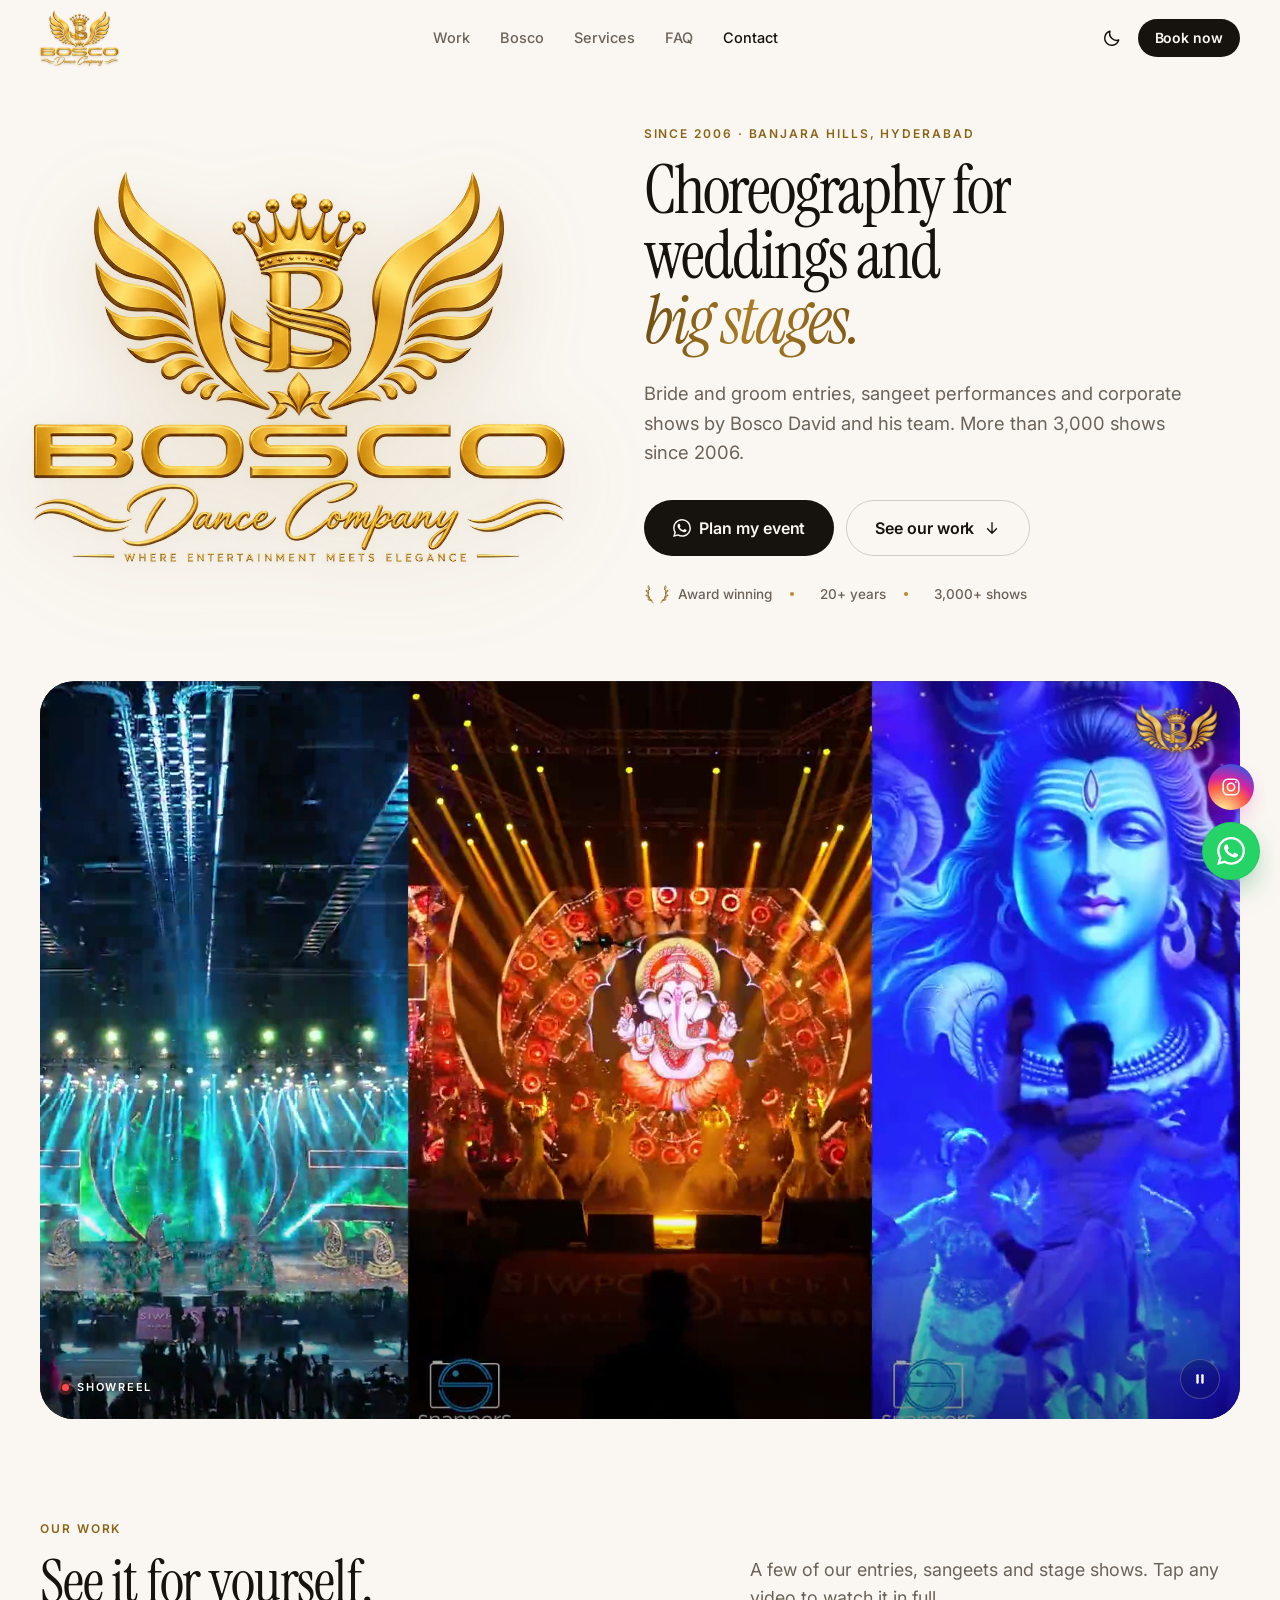
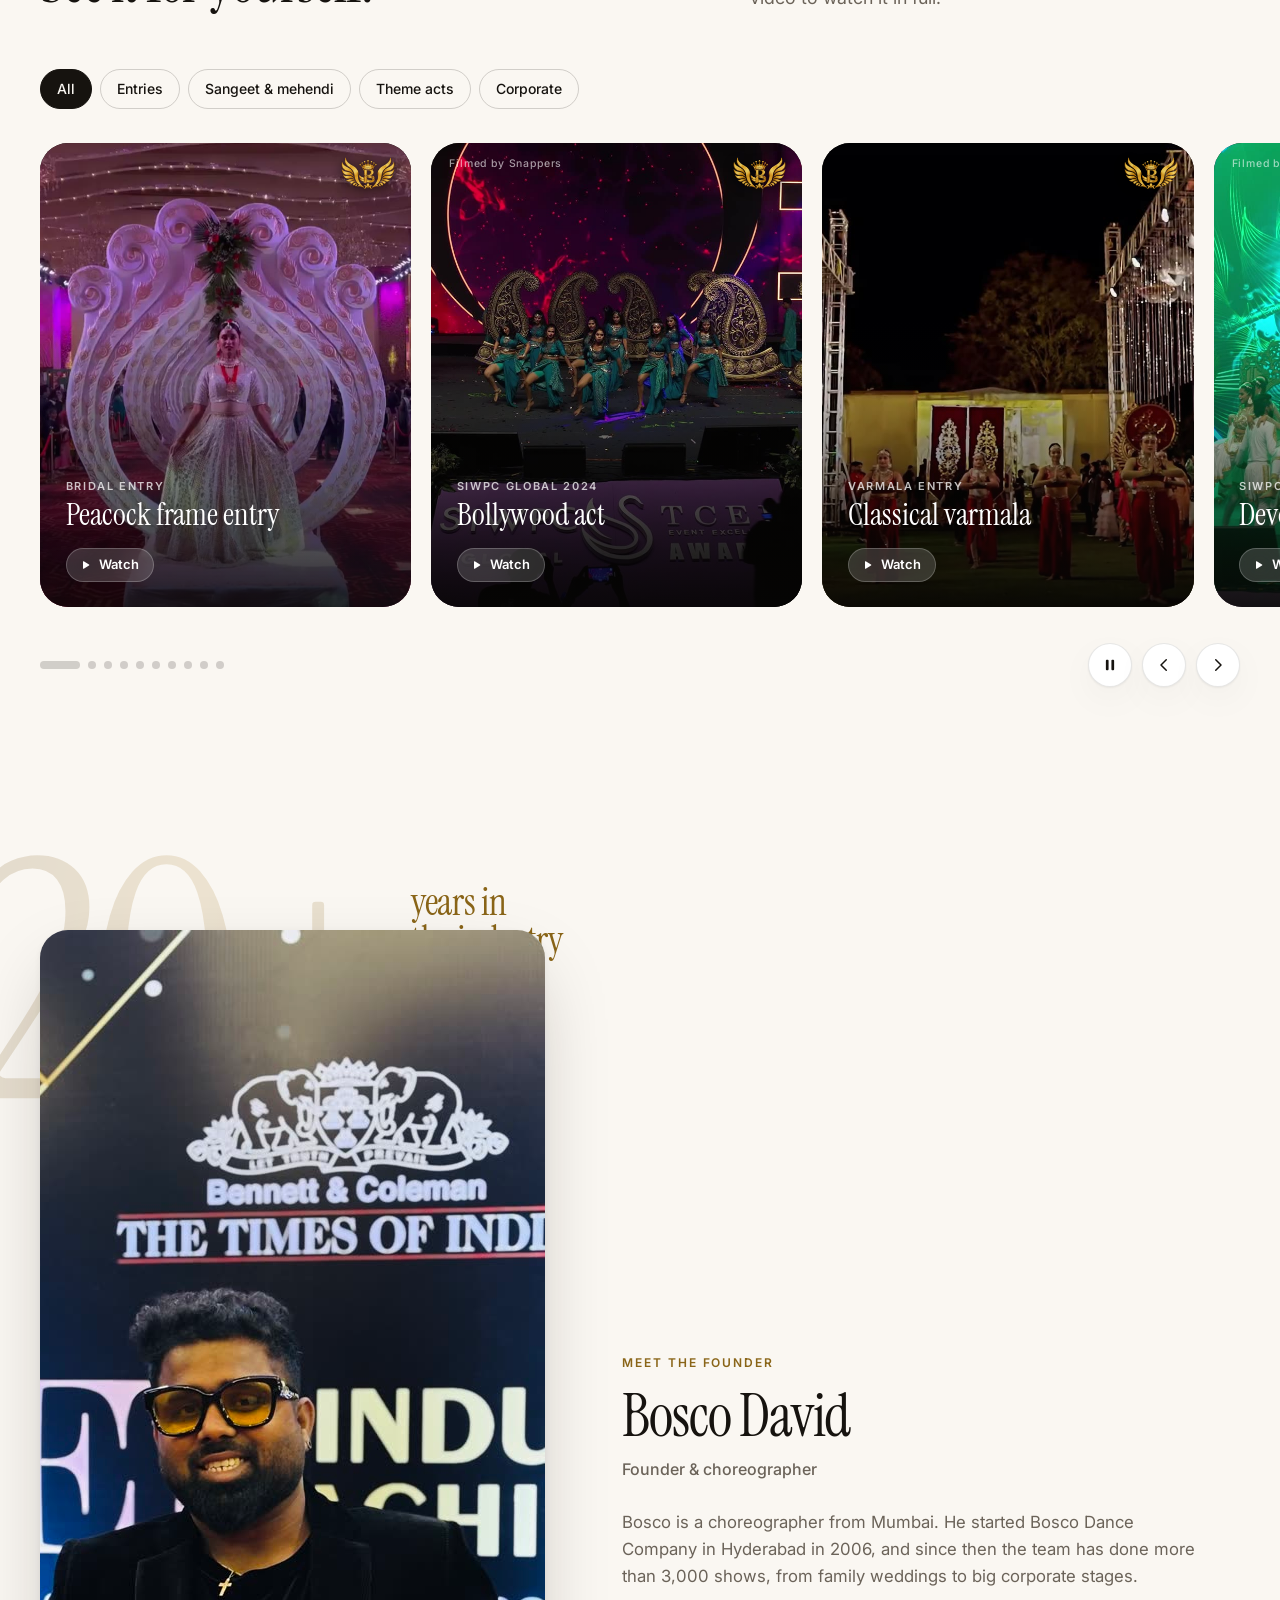
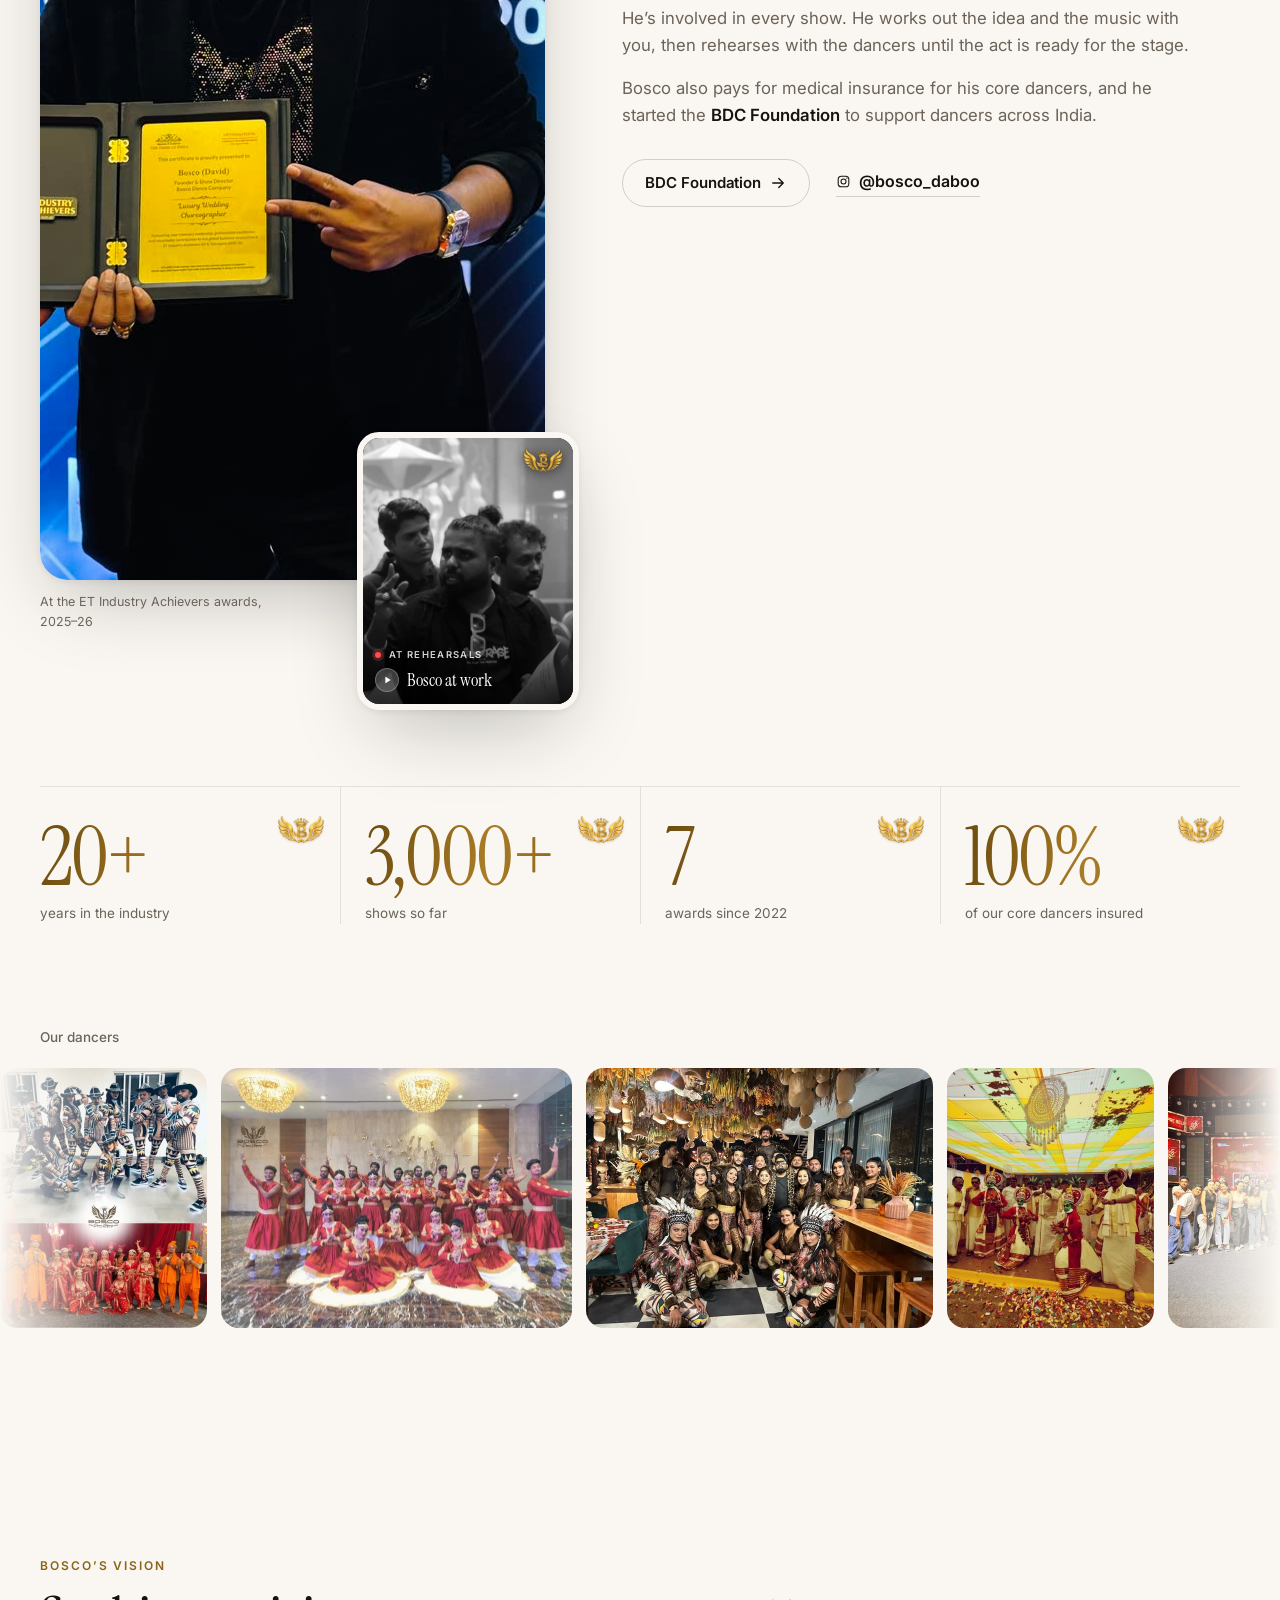
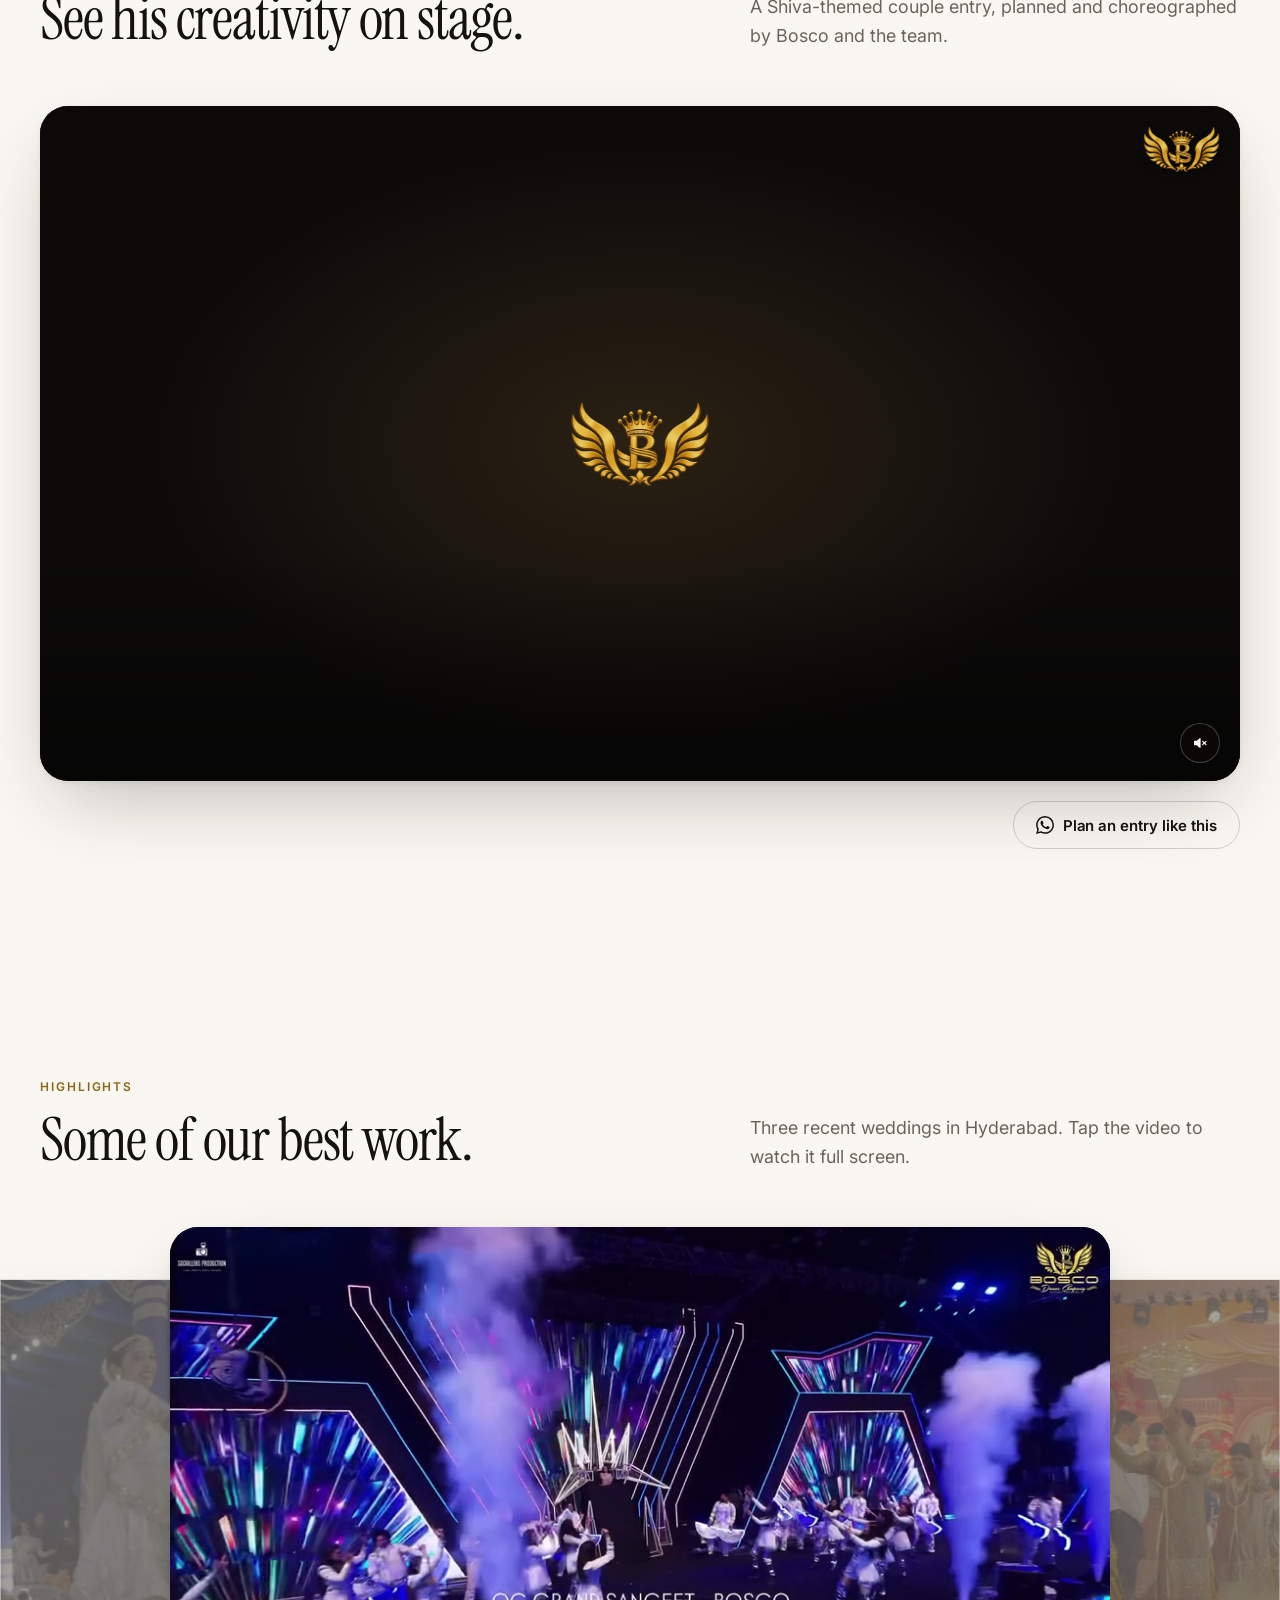
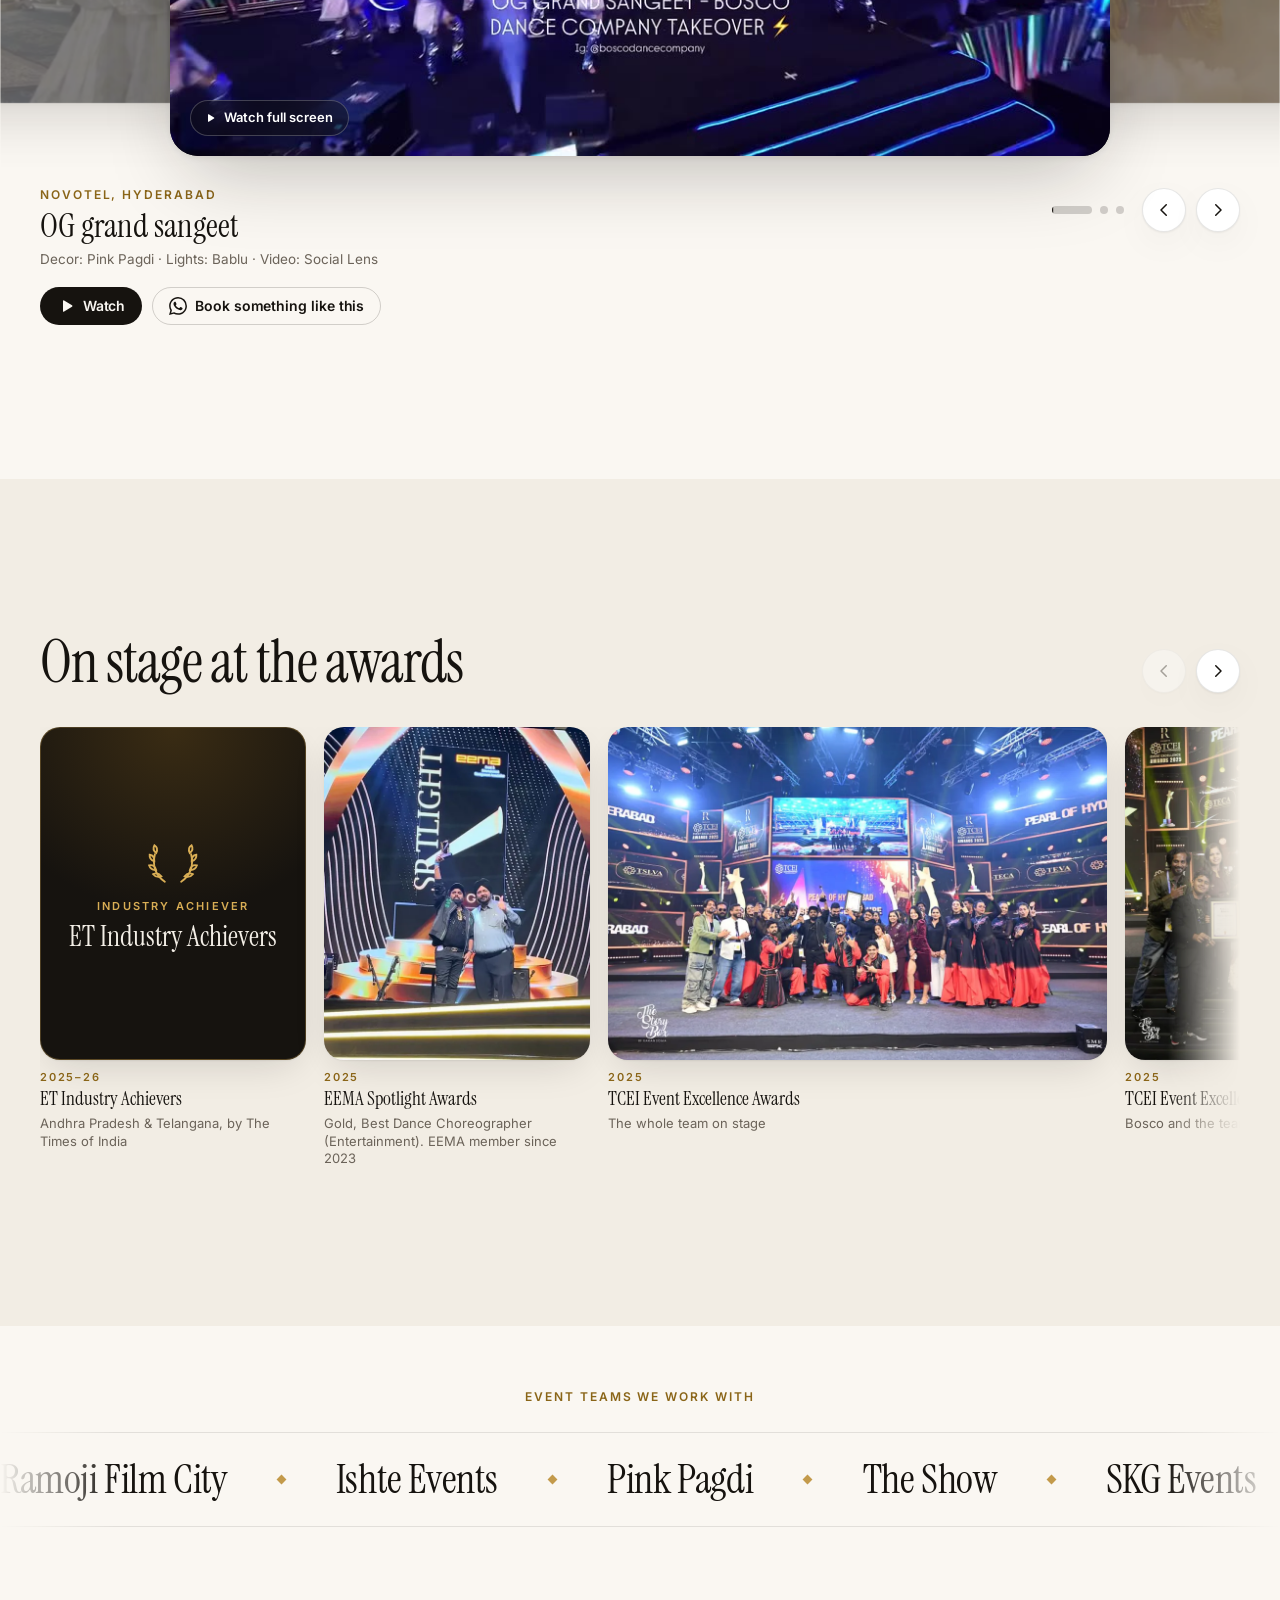
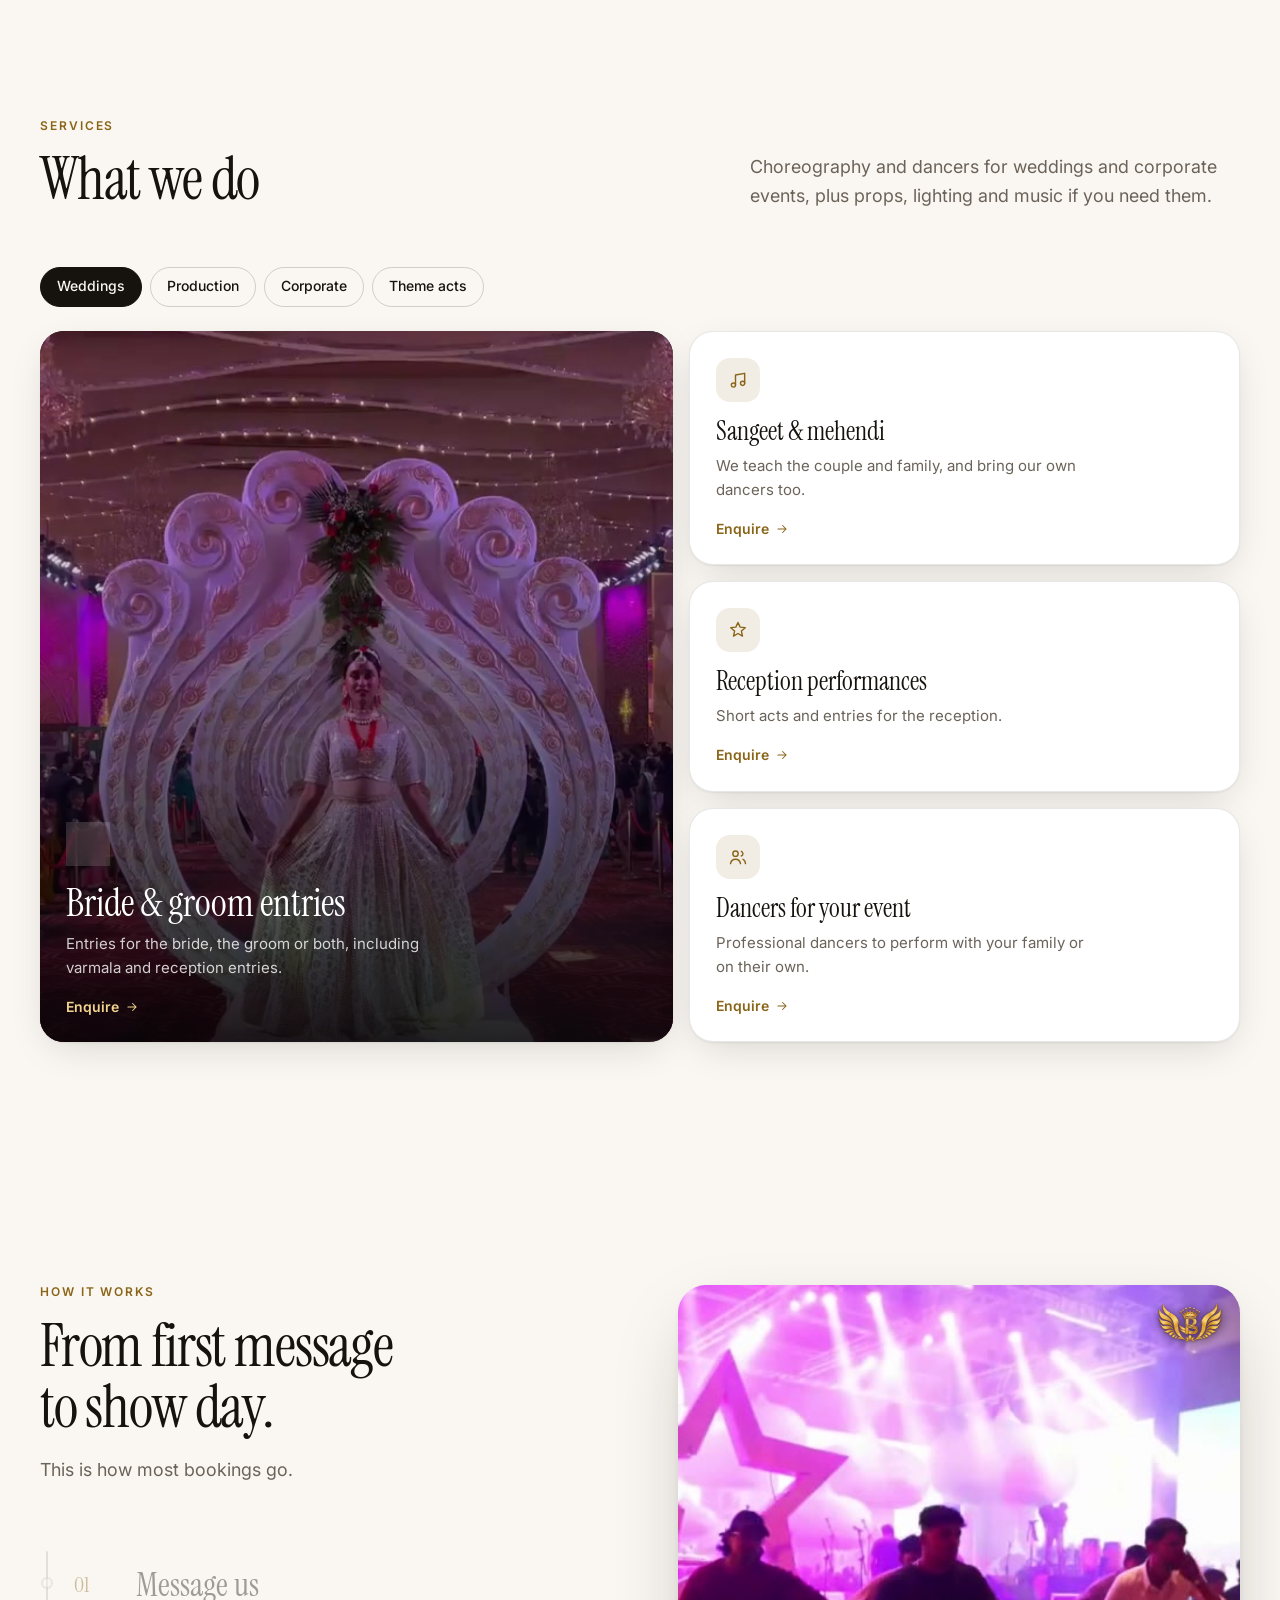
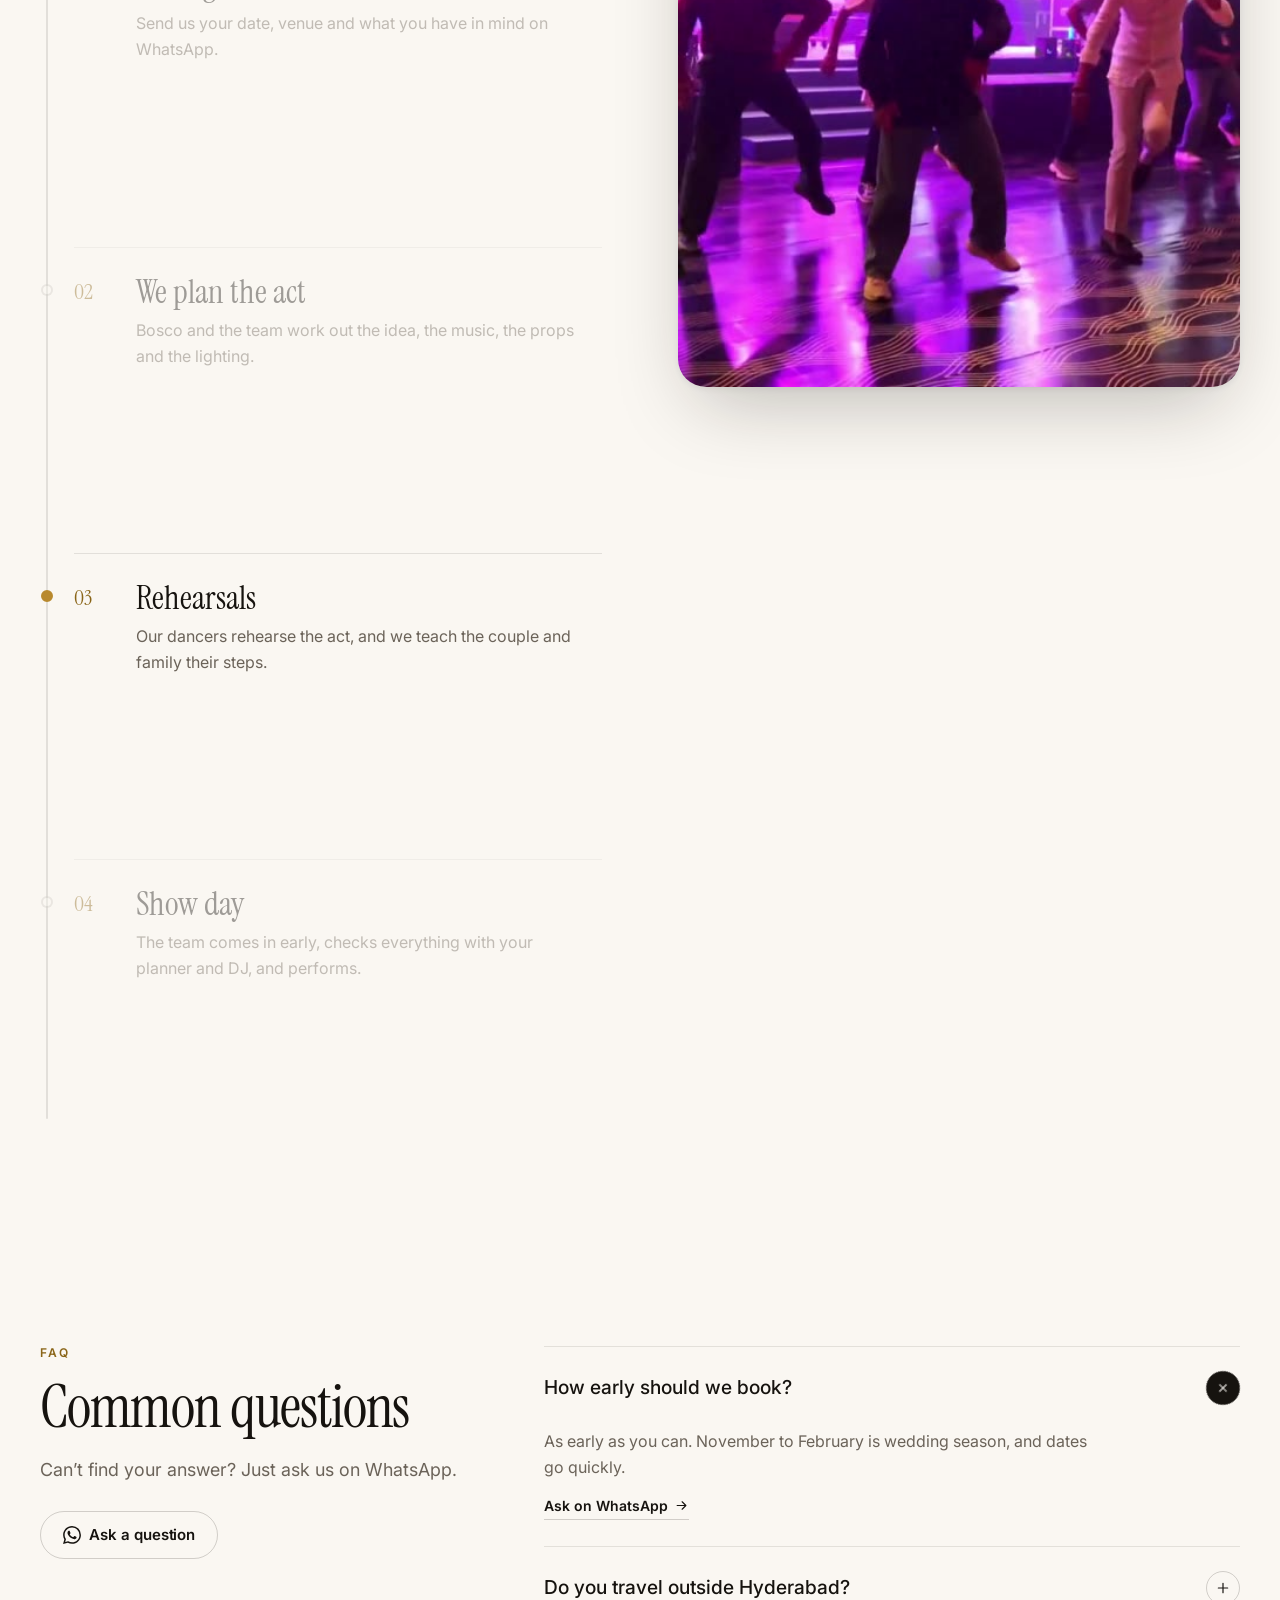
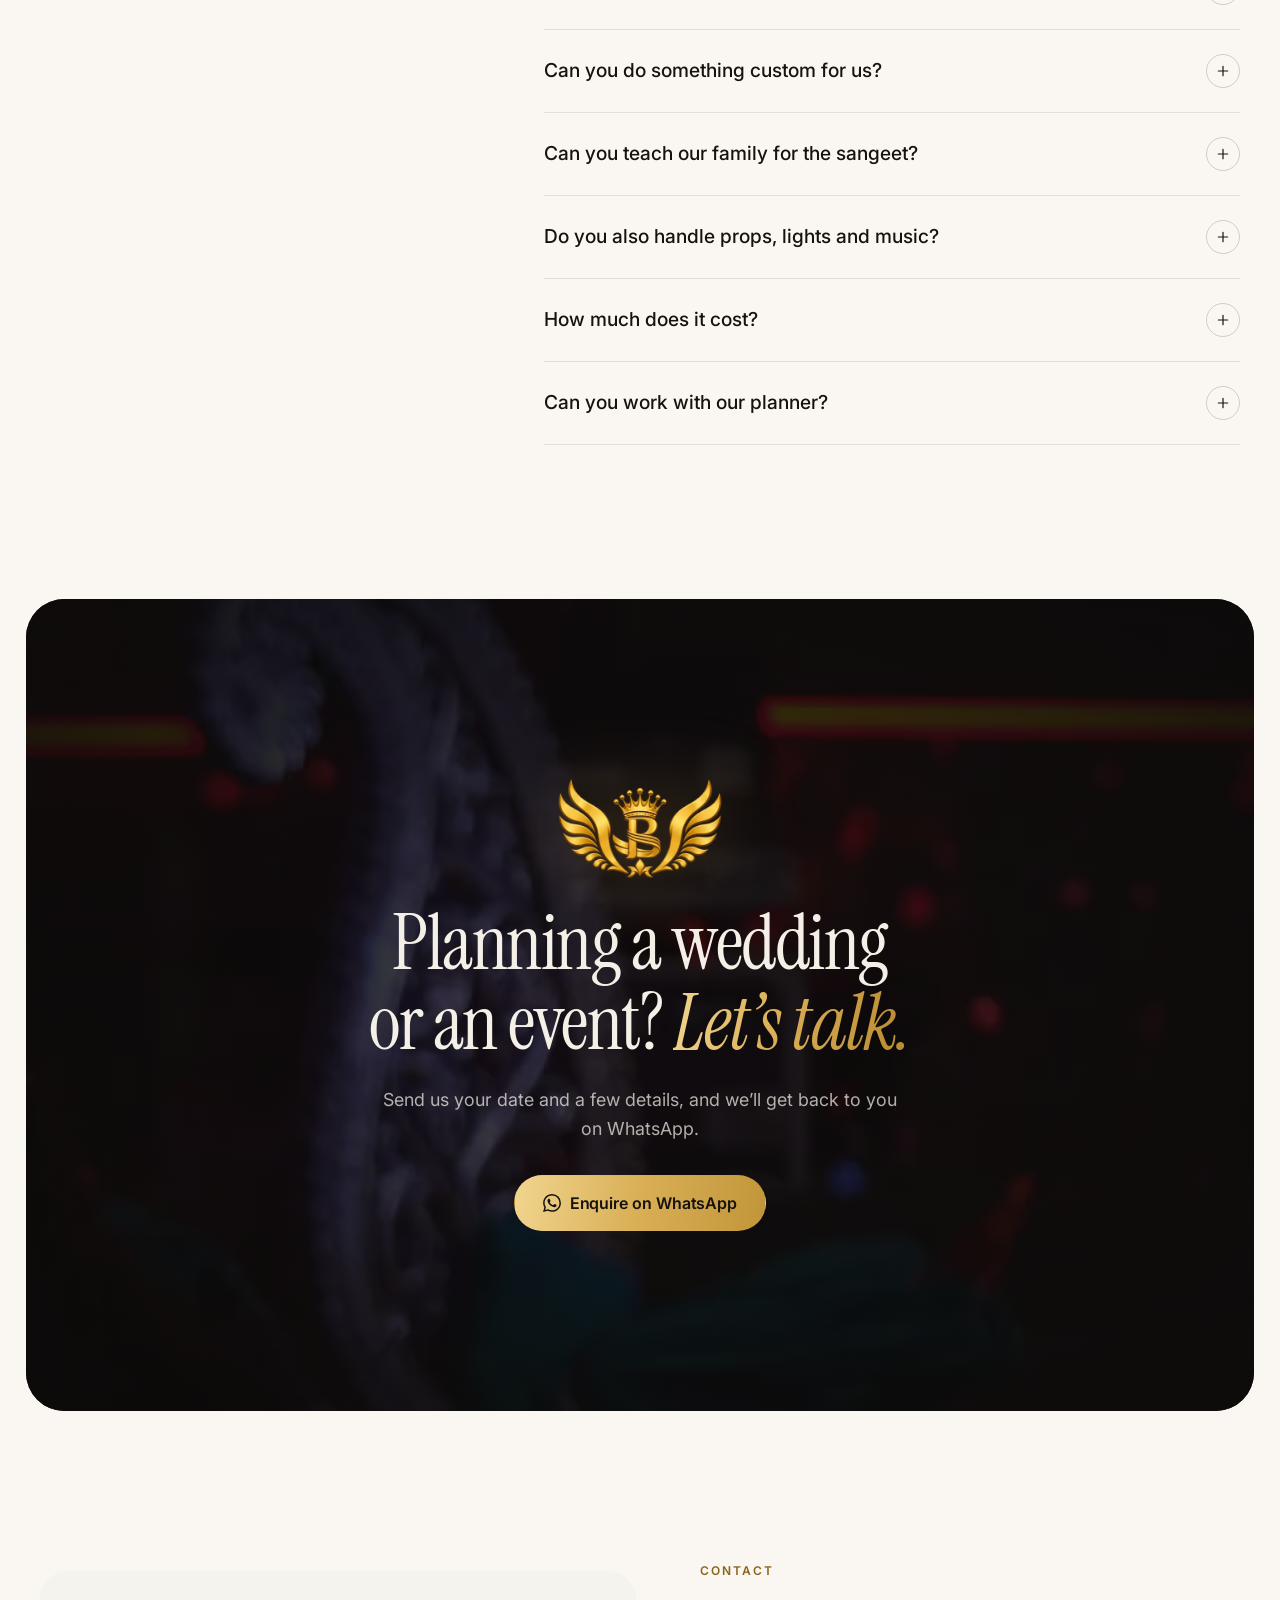
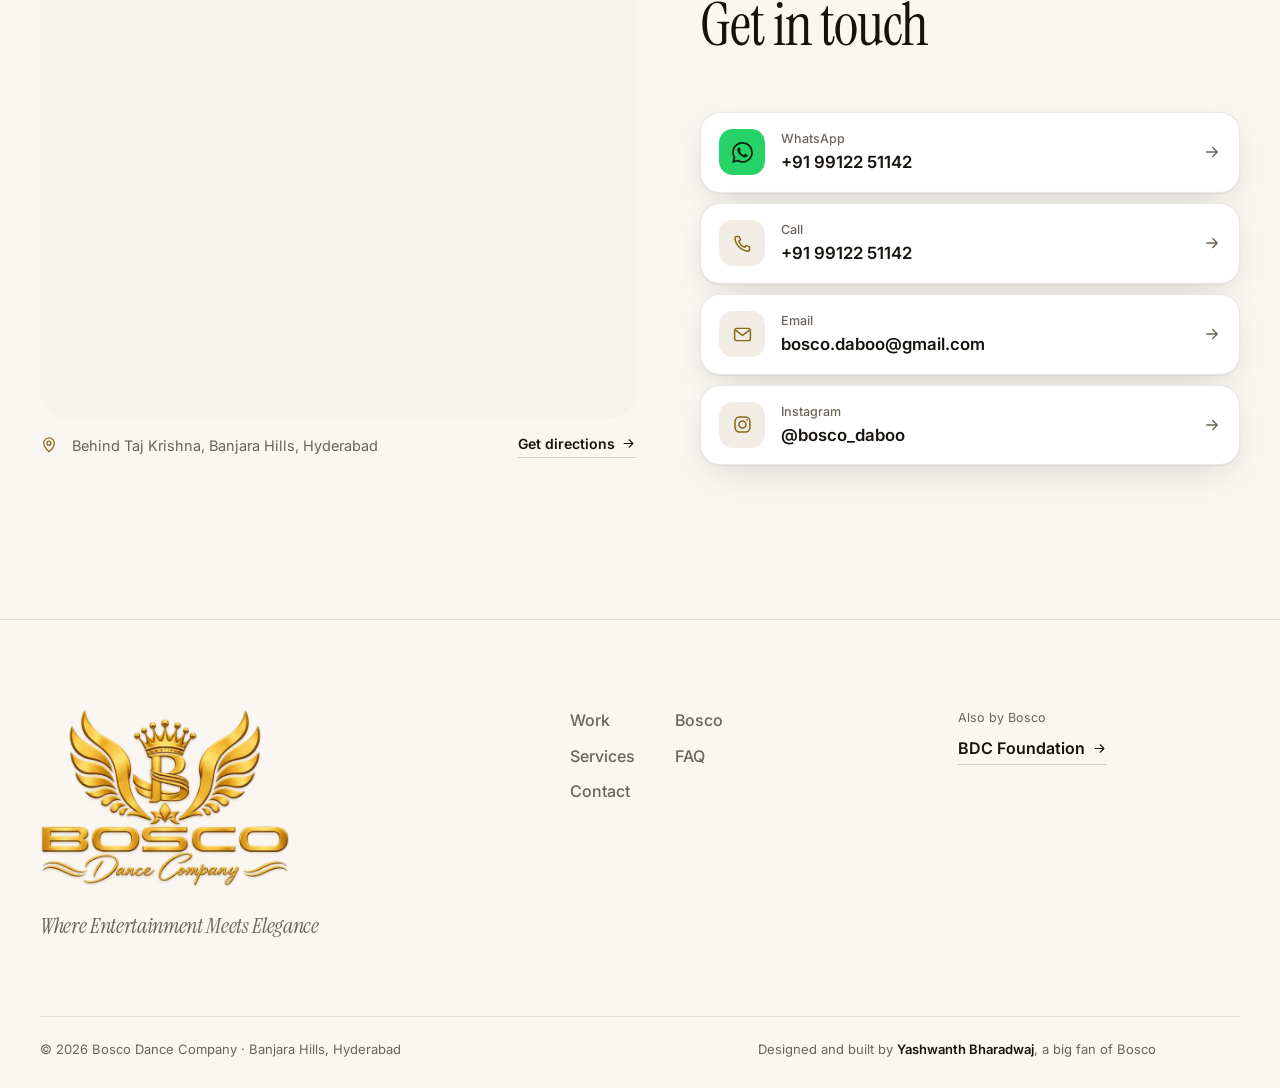
<file: site/index.html>
<!doctype html>
<html lang="en-IN" data-theme="light">
<head>
  <meta charset="utf-8" />
  <meta name="viewport" content="width=device-width, initial-scale=1, viewport-fit=cover" />
  <title>Bosco Dance Company | Wedding Entries, Sangeet &amp; Corporate Shows in Hyderabad</title>
  <meta name="description" content="Bride and groom entries, sangeet choreography and corporate shows by Bosco David and his team in Hyderabad. More than 3,000 shows since 2006. Enquire on WhatsApp." />
  <meta name="theme-color" content="#FAF7F2" />
  <link rel="canonical" href="https://boscodancecompany.com/" />
  <link rel="icon" href="favicon-32.png" sizes="32x32" type="image/png" />
  <link rel="icon" href="favicon-192.png" sizes="192x192" type="image/png" />
  <link rel="apple-touch-icon" href="apple-touch-icon.png" />

  <meta property="og:type" content="website" />
  <meta property="og:site_name" content="Bosco Dance Company" />
  <meta property="og:url" content="https://boscodancecompany.com/" />
  <meta property="og:title" content="Bosco Dance Company by Bosco David" />
  <meta property="og:description" content="Bride and groom entries, sangeet nights and corporate shows in Hyderabad. 20+ years and 3,000+ shows. Enquire on WhatsApp." />
  <meta property="og:image" content="https://boscodancecompany.com/media/brand/company/og-image.jpg" />
  <meta property="og:image:secure_url" content="https://boscodancecompany.com/media/brand/company/og-image.jpg" />
  <meta property="og:image:type" content="image/jpeg" />
  <meta property="og:image:width" content="1200" />
  <meta property="og:image:height" content="630" />
  <meta property="og:image:alt" content="Bosco David with the gold Bosco Dance Company logo. Where Entertainment Meets Elegance." />
  <meta property="og:locale" content="en_IN" />
  <meta name="twitter:card" content="summary_large_image" />
  <meta name="twitter:title" content="Bosco Dance Company by Bosco David" />
  <meta name="twitter:description" content="Bride and groom entries, sangeet nights and corporate shows in Hyderabad. 20+ years and 3,000+ shows." />
  <meta name="twitter:image" content="https://boscodancecompany.com/media/brand/company/og-image.jpg" />
  <meta name="twitter:image:alt" content="Bosco David with the gold Bosco Dance Company logo." />

  <script>
    /* Light by default; only a saved choice switches to dark. Runs before paint. */
    document.documentElement.classList.add('js');
    try { if (localStorage.getItem('bdc-theme') === 'dark') { document.documentElement.dataset.theme = 'dark'; document.querySelector('meta[name="theme-color"]').content = '#0C0B0A'; } } catch (e) {}
  </script>

  <link rel="preconnect" href="https://fonts.googleapis.com" />
  <link rel="preconnect" href="https://fonts.gstatic.com" crossorigin />
  <link href="https://fonts.googleapis.com/css2?family=Instrument+Serif:ital@0;1&family=Inter:wght@400;500;600;700&display=swap" rel="stylesheet" />
  <link rel="preload" as="image" href="media/brand/showreel/poster.jpg" />
  <link rel="stylesheet" href="css/styles.css?v=20261113j" />

  <script type="application/ld+json">
  {
    "@context": "https://schema.org",
    "@type": ["DanceGroup", "LocalBusiness"],
    "name": "Bosco Dance Company",
    "alternateName": "BDC",
    "slogan": "Where Entertainment Meets Elegance",
    "url": "https://boscodancecompany.com/",
    "telephone": "+91-99122-51142",
    "email": "bosco.daboo@gmail.com",
    "foundingDate": "2006",
    "founder": { "@type": "Person", "name": "Bosco David", "alternateName": "Bosco Daboo", "jobTitle": "Choreographer, Founder & Creative Director" },
    "address": { "@type": "PostalAddress", "streetAddress": "Behind Taj Krishna, Banjara Hills", "addressLocality": "Hyderabad", "addressRegion": "Telangana", "addressCountry": "IN" },
    "award": ["EEMA Spotlight Awards 2025, Gold for Best Dance Choreographer", "SIWPC Wedding Academy Awards Global 2024, Silver for Best Wedding Choreography", "TCEI Event Excellence Awards 2024, Best Dance Troupe (Corporate Events)", "TAA Virtuoso Awards 2022–23, Benchmark Award"],
    "sameAs": ["https://www.instagram.com/bosco_daboo/", "https://www.boscodancefoundation.in/"]
  }
  </script>
</head>

<body>
  <!-- Icon sprite -->
  <svg width="0" height="0" style="position:absolute" aria-hidden="true">
    <symbol id="i-wa" viewBox="0 0 24 24"><path fill="currentColor" d="M17.472 14.382c-.297-.149-1.758-.867-2.03-.967-.273-.099-.471-.148-.67.15-.197.297-.767.966-.94 1.164-.173.199-.347.223-.644.075-.297-.15-1.255-.463-2.39-1.475-.883-.788-1.48-1.761-1.653-2.059-.173-.297-.018-.458.13-.606.134-.133.298-.347.446-.52.149-.174.198-.298.298-.497.099-.198.05-.371-.025-.52-.075-.149-.669-1.612-.916-2.207-.242-.579-.487-.5-.669-.51-.173-.008-.371-.01-.57-.01-.198 0-.52.074-.792.372-.272.297-1.04 1.016-1.04 2.479 0 1.462 1.065 2.875 1.213 3.074.149.198 2.096 3.2 5.077 4.487.709.306 1.262.489 1.694.625.712.227 1.36.195 1.871.118.571-.085 1.758-.719 2.006-1.413.248-.694.248-1.289.173-1.413-.074-.124-.272-.198-.57-.347m-5.421 7.403h-.004a9.87 9.87 0 0 1-5.031-1.378l-.361-.214-3.741.982.998-3.648-.235-.374a9.86 9.86 0 0 1-1.51-5.26c.001-5.45 4.436-9.884 9.888-9.884 2.64 0 5.122 1.03 6.988 2.898a9.825 9.825 0 0 1 2.893 6.994c-.003 5.45-4.437 9.884-9.885 9.884m8.413-18.297A11.815 11.815 0 0 0 12.05 0C5.495 0 .16 5.335.157 11.892c0 2.096.547 4.142 1.588 5.945L.057 24l6.305-1.654a11.882 11.882 0 0 0 5.683 1.448h.005c6.554 0 11.89-5.335 11.893-11.893a11.821 11.821 0 0 0-3.48-8.413Z"/></symbol>
    <symbol id="i-arrow" viewBox="0 0 24 24"><path d="M5 12h14M13 6l6 6-6 6" fill="none" stroke="currentColor" stroke-width="1.8" stroke-linecap="round" stroke-linejoin="round"/></symbol>
    <symbol id="i-down" viewBox="0 0 24 24"><path d="M12 5v14M6 13l6 6 6-6" fill="none" stroke="currentColor" stroke-width="1.8" stroke-linecap="round" stroke-linejoin="round"/></symbol>
    <symbol id="i-left" viewBox="0 0 24 24"><path d="M15 5l-7 7 7 7" fill="none" stroke="currentColor" stroke-width="2" stroke-linecap="round" stroke-linejoin="round"/></symbol>
    <symbol id="i-right" viewBox="0 0 24 24"><path d="M9 5l7 7-7 7" fill="none" stroke="currentColor" stroke-width="2" stroke-linecap="round" stroke-linejoin="round"/></symbol>
    <symbol id="i-play" viewBox="0 0 24 24"><path d="M8 5.5v13a1 1 0 0 0 1.5.86l10.5-6.5a1 1 0 0 0 0-1.72L9.5 4.64A1 1 0 0 0 8 5.5Z" fill="currentColor"/></symbol>
    <symbol id="i-pause" viewBox="0 0 24 24"><rect x="6.5" y="5" width="3.6" height="14" rx="1.2" fill="currentColor"/><rect x="13.9" y="5" width="3.6" height="14" rx="1.2" fill="currentColor"/></symbol>
    <symbol id="i-x" viewBox="0 0 24 24"><path d="M6 6l12 12M18 6 6 18" fill="none" stroke="currentColor" stroke-width="2" stroke-linecap="round"/></symbol>
    <symbol id="i-menu" viewBox="0 0 24 24"><path d="M4 8h16M4 16h16" fill="none" stroke="currentColor" stroke-width="1.8" stroke-linecap="round"/></symbol>
    <symbol id="i-sun" viewBox="0 0 24 24"><g fill="none" stroke="currentColor" stroke-width="1.8" stroke-linecap="round"><circle cx="12" cy="12" r="4.2"/><path d="M12 2.5v2M12 19.5v2M2.5 12h2M19.5 12h2M5.3 5.3l1.4 1.4M17.3 17.3l1.4 1.4M5.3 18.7l1.4-1.4M17.3 6.7l1.4-1.4"/></g></symbol>
    <symbol id="i-moon" viewBox="0 0 24 24"><path d="M20 14.5A8.5 8.5 0 0 1 9.5 4a8.5 8.5 0 1 0 10.5 10.5Z" fill="none" stroke="currentColor" stroke-width="1.8" stroke-linejoin="round"/></symbol>
    <symbol id="i-phone" viewBox="0 0 24 24"><path d="M5 4h3.2l1.6 4-2 1.3a11 11 0 0 0 6.9 6.9l1.3-2 4 1.6V19a1.6 1.6 0 0 1-1.7 1.6A16 16 0 0 1 3.4 5.7 1.6 1.6 0 0 1 5 4Z" fill="none" stroke="currentColor" stroke-width="1.7" stroke-linejoin="round"/></symbol>
    <symbol id="i-mail" viewBox="0 0 24 24"><g fill="none" stroke="currentColor" stroke-width="1.7" stroke-linejoin="round"><rect x="3" y="5" width="18" height="14" rx="2.5"/><path d="m4 7 8 6 8-6"/></g></symbol>
    <symbol id="i-ig" viewBox="0 0 24 24"><g fill="none" stroke="currentColor" stroke-width="1.7"><rect x="3.5" y="3.5" width="17" height="17" rx="5"/><circle cx="12" cy="12" r="4"/><circle cx="17.3" cy="6.7" r="1" fill="currentColor" stroke="none"/></g></symbol>
    <symbol id="i-pin" viewBox="0 0 24 24"><g fill="none" stroke="currentColor" stroke-width="1.7"><path d="M12 21s-7-6.2-7-11.5a7 7 0 0 1 14 0C19 14.8 12 21 12 21Z"/><circle cx="12" cy="9.5" r="2.6"/></g></symbol>
    <symbol id="i-plus" viewBox="0 0 24 24"><path d="M12 5v14M5 12h14" fill="none" stroke="currentColor" stroke-width="1.8" stroke-linecap="round"/></symbol>
    <symbol id="i-check" viewBox="0 0 24 24"><path d="m5 12.5 4.2 4.2L19 7" fill="none" stroke="currentColor" stroke-width="2.2" stroke-linecap="round" stroke-linejoin="round"/></symbol>
    <symbol id="i-laurel" viewBox="0 0 48 48"><g fill="none" stroke="currentColor" stroke-width="1.6" stroke-linecap="round"><path class="draw" d="M17 40C9 35 6 26 8.5 16.5M31 40c8-5 11-14 8.5-23.5"/><path class="draw" d="M9.5 30c-3 .2-5.2-1.4-6-4 2.8-.6 5 .5 6 4ZM8 22.5c-2.8-.8-4.3-3-4-5.6 2.7.4 4.2 2.5 4 5.6ZM9.6 15.4c-2.2-1.7-2.8-4.3-1.5-6.6 2.2 1.4 2.8 4 1.5 6.6ZM14 35.4c-2.8 1-5.4.3-7-1.8 2.5-1.3 5.1-.7 7 1.8Z"/><path class="draw" d="M38.5 30c3 .2 5.2-1.4 6-4-2.8-.6-5 .5-6 4ZM40 22.5c2.8-.8 4.3-3 4-5.6-2.7.4-4.2 2.5-4 5.6ZM38.4 15.4c2.2-1.7 2.8-4.3 1.5-6.6-2.2 1.4-2.8 4-1.5 6.6ZM34 35.4c2.8 1 5.4.3 7-1.8-2.5-1.3-5.1-.7-7 1.8Z"/></g></symbol>
    <symbol id="i-vol-on" viewBox="0 0 24 24"><g fill="none" stroke="currentColor" stroke-width="1.8" stroke-linecap="round" stroke-linejoin="round"><path d="M4 9.5h3.5L12 5.5v13l-4.5-4H4z" fill="currentColor"/><path d="M15.5 9a4 4 0 0 1 0 6M18 6.5a7.5 7.5 0 0 1 0 11"/></g></symbol>
    <symbol id="i-vol-off" viewBox="0 0 24 24"><g fill="none" stroke="currentColor" stroke-width="1.8" stroke-linecap="round" stroke-linejoin="round"><path d="M4 9.5h3.5L12 5.5v13l-4.5-4H4z" fill="currentColor"/><path d="m16 9.5 5 5M21 9.5l-5 5"/></g></symbol>
    <symbol id="i-rotate" viewBox="0 0 24 24"><g fill="none" stroke="currentColor" stroke-width="1.7" stroke-linecap="round" stroke-linejoin="round"><rect x="7" y="3" width="10" height="18" rx="2"/><path d="M3 12a9 9 0 0 1 4-7.5M21 12a9 9 0 0 1-4 7.5"/><path d="M2 8.5 3 12l3.4-1M22 15.5 21 12l-3.4 1"/></g></symbol>
    <symbol id="i-spark" viewBox="0 0 24 24"><path d="M12 3c.6 4.6 2.4 6.4 7 7-4.6.6-6.4 2.4-7 7-.6-4.6-2.4-6.4-7-7 4.6-.6 6.4-2.4 7-7Z" fill="currentColor"/></symbol>
  </svg>

  <a class="skip-link" href="#main">Skip to content</a>

  <!-- ===================== NAV ===================== -->
  <header class="nav" data-nav>
    <div class="container nav__inner">
      <a class="brand" href="#top" aria-label="Bosco Dance Company, back to top">
        <img class="brand__logo" src="media/brand/company/logo-compact-sm.webp" alt="Bosco Dance Company" width="240" height="170" />
      </a>
      <nav class="nav__links" aria-label="Primary">
        <a href="#work">Work</a>
        <a href="#bosco">Bosco</a>
        <a href="#services">Services</a>
        <a href="#faq">FAQ</a>
        <a href="#contact">Contact</a>
      </nav>
      <div class="nav__actions">
        <button class="icon-btn theme-toggle" type="button" data-theme-toggle aria-label="Switch to dark theme">
          <svg class="theme-toggle__sun"><use href="#i-sun" /></svg>
          <svg class="theme-toggle__moon"><use href="#i-moon" /></svg>
        </button>
        <button class="btn btn--primary btn--sm nav__book" type="button" data-enquire data-source="nav">Book now</button>
        <button class="icon-btn nav__menu-btn" type="button" data-menu-open aria-label="Open menu" aria-expanded="false" aria-controls="menu">
          <svg><use href="#i-menu" /></svg>
        </button>
      </div>
    </div>
  </header>

  <div class="menu" id="menu" data-menu hidden>
    <div class="menu__head container">
      <span class="brand"><img class="brand__logo" src="media/brand/company/logo-compact-sm.webp" alt="Bosco Dance Company" width="240" height="170" /></span>
      <button class="icon-btn" type="button" data-menu-close aria-label="Close menu"><svg><use href="#i-x" /></svg></button>
    </div>
    <nav class="menu__links container" aria-label="Mobile">
      <a href="#work" data-menu-link>Work</a>
      <a href="#bosco" data-menu-link>Bosco</a>
      <a href="#services" data-menu-link>Services</a>
      <a href="#faq" data-menu-link>FAQ</a>
      <a href="#contact" data-menu-link>Contact</a>
    </nav>
    <div class="menu__foot container">
      <button class="btn btn--primary btn--lg btn--block" type="button" data-enquire data-source="menu"><svg><use href="#i-wa" /></svg>Plan my event</button>
    </div>
  </div>

  <main id="main">

    <!-- ===================== 1 · HERO ===================== -->
    <section class="hero" id="top" aria-labelledby="hero-title">
      <div class="container hero__copy">
        <div class="hero__logo">
          <img src="media/brand/company/logo-full.webp" alt="Bosco Dance Company, Where Entertainment Meets Elegance" width="1000" height="736" fetchpriority="high" decoding="async" />
          <span class="hero__shine" aria-hidden="true" style="-webkit-mask-image:url('media/brand/company/logo-full.webp');mask-image:url('media/brand/company/logo-full.webp')"></span>
        </div>
        <div class="hero__text">
          <p class="eyebrow eyebrow--gold reveal">Since 2006 · Banjara Hills, Hyderabad</p>
          <h1 class="hero__title display" id="hero-title">
            <span class="mask"><span>Choreography for</span></span>
            <span class="mask"><span>weddings and</span></span>
            <span class="mask"><span><em>big stages.</em></span></span>
          </h1>
          <p class="hero__sub reveal" style="--d:.35s">Bride and groom entries, sangeet performances and corporate shows by Bosco David and his team. More than 3,000 shows since 2006.</p>
          <div class="hero__actions reveal" style="--d:.45s">
            <button class="btn btn--primary btn--lg" type="button" data-enquire data-source="hero"><svg><use href="#i-wa" /></svg>Plan my event</button>
            <a class="btn btn--ghost btn--lg" href="#work">See our work <svg><use href="#i-down" /></svg></a>
          </div>
          <ul class="proof reveal" style="--d:.55s" aria-label="Highlights">
            <li><svg class="proof__laurel"><use href="#i-laurel" /></svg>Award winning</li>
            <li>20+ years</li>
            <li>3,000+ shows</li>
          </ul>
        </div>
      </div>

      <div class="hero__stage" data-hero-stage>
        <div class="hero__frame">
          <video class="hero__video" data-hero-video muted playsinline loop preload="metadata"
                 poster="media/brand/showreel/poster.jpg"
                 data-src-wide="media/brand/showreel/showreel-wide.mp4"
                 data-src-tall="media/brand/showreel/showreel-tall.mp4"
                 aria-label="Showreel of Bosco Dance Company performances"></video>
          <div class="hero__scrim" aria-hidden="true"></div>
          <img class="wm hero__wm" src="media/brand/company/logo-mark-sm.webp" alt="" aria-hidden="true" width="200" height="121" />
          <button class="glass-btn hero__toggle" type="button" data-hero-toggle aria-label="Pause showreel">
            <svg class="i-pause"><use href="#i-pause" /></svg><svg class="i-play"><use href="#i-play" /></svg>
          </button>
          <p class="hero__caption" aria-hidden="true"><span class="dot"></span> Showreel</p>
        </div>
      </div>
    </section>

    <!-- ===================== 2 · OUR WORK ===================== -->
    <section class="section work" id="work" aria-labelledby="work-title">
      <div class="container">
        <header class="section-head section-head--split">
          <div>
            <p class="eyebrow reveal">Our work</p>
            <h2 class="display h2 reveal" id="work-title">See it for yourself.</h2>
          </div>
          <p class="lead reveal">A few of our entries, sangeets and stage shows. Tap any video to watch it in full.</p>
        </header>
        <div class="chips work__filters reveal" role="group" aria-label="Filter videos">
          <button class="chip is-active" type="button" data-filter="all" aria-pressed="true">All</button>
          <button class="chip" type="button" data-filter="entries" aria-pressed="false">Entries</button>
          <button class="chip" type="button" data-filter="sangeet" aria-pressed="false">Sangeet &amp; mehendi</button>
          <button class="chip" type="button" data-filter="spectacle" aria-pressed="false">Theme acts</button>
          <button class="chip" type="button" data-filter="corporate" aria-pressed="false">Corporate</button>
        </div>
      </div>

      <div class="carousel" data-carousel role="region" aria-roledescription="carousel" aria-label="Our work">
        <ul class="carousel__track" data-track></ul>
      </div>

      <div class="container carousel__controls">
        <div class="dots" data-dots aria-hidden="true"></div>
        <div class="carousel__buttons">
          <button class="round-btn" type="button" data-autoplay-toggle aria-label="Pause slideshow">
            <svg class="i-pause"><use href="#i-pause" /></svg><svg class="i-play"><use href="#i-play" /></svg>
          </button>
          <button class="round-btn" type="button" data-prev aria-label="Previous"><svg><use href="#i-left" /></svg></button>
          <button class="round-btn" type="button" data-next aria-label="Next"><svg><use href="#i-right" /></svg></button>
        </div>
      </div>
    </section>

    <!-- ===================== 3 · MEET BOSCO + STATS ===================== -->
    <section class="section bosco" id="bosco" aria-labelledby="bosco-title">
      <div class="container bosco__grid">
        <figure class="bosco__portrait reveal">
          <span class="bosco__twenty" aria-hidden="true" data-parallax="-0.12"><span class="bosco__twenty-num display">20+</span><span class="bosco__twenty-label">years in<br />the industry</span></span>
          <img class="bosco__photo" src="media/brand/founder/bosco-david.jpg" alt="Bosco David, founder of Bosco Dance Company" loading="lazy" decoding="async" width="1000" height="1250" />
          <button class="bosco__reel" type="button" data-bosco-reel aria-label="Watch Bosco David at a rehearsal">
            <video muted playsinline loop preload="none" poster="media/brand/founder/bosco-at-work.jpg" data-src="media/brand/founder/bosco-at-work-loop.mp4"></video>
            <img class="wm" src="media/brand/company/logo-mark-sm.webp" alt="" width="200" height="121" />
            <span class="bosco__reel-tag"><span class="dot"></span>At rehearsals</span>
            <span class="bosco__reel-cta"><svg aria-hidden="true"><use href="#i-play" /></svg>Bosco at work</span>
          </button>
          <figcaption>At the ET Industry Achievers awards, 2025–26</figcaption>
        </figure>

        <div class="bosco__copy">
          <p class="eyebrow reveal">Meet the founder</p>
          <h2 class="display h2 reveal" id="bosco-title">Bosco David</h2>
          <p class="bosco__role reveal">Founder &amp; choreographer</p>
          <div class="prose">
            <p class="reveal">Bosco is a choreographer from Mumbai. He started Bosco Dance Company in Hyderabad in 2006, and since then the team has done more than 3,000 shows, from family weddings to big corporate stages.</p>
            <p class="reveal">He’s involved in every show. He works out the idea and the music with you, then rehearses with the dancers until the act is ready for the stage.</p>
            <p class="reveal">Bosco also pays for medical insurance for his core dancers, and he started the <strong>BDC Foundation</strong> to support dancers across India.</p>
          </div>
          <div class="bosco__links reveal">
            <a class="btn btn--ghost" href="https://www.boscodancefoundation.in/" target="_blank" rel="noopener">BDC Foundation <svg><use href="#i-arrow" /></svg></a>
            <a class="text-link" href="https://www.instagram.com/bosco_daboo/" target="_blank" rel="noopener"><svg><use href="#i-ig" /></svg>@bosco_daboo</a>
          </div>
        </div>
      </div>

      <div class="container">
        <dl class="stats" data-stats>
          <div class="stat reveal"><img class="stat__logo" src="media/brand/company/logo-mark-sm.webp" alt="" aria-hidden="true" width="200" height="121" loading="lazy" /><dt>years in the industry</dt><dd><span data-count="20">20</span>+</dd></div>
          <div class="stat reveal" style="--d:.08s"><img class="stat__logo" src="media/brand/company/logo-mark-sm.webp" alt="" aria-hidden="true" width="200" height="121" loading="lazy" /><dt>shows so far</dt><dd><span data-count="3000" data-format="comma">3,000</span>+</dd></div>
          <div class="stat reveal" style="--d:.16s"><img class="stat__logo" src="media/brand/company/logo-mark-sm.webp" alt="" aria-hidden="true" width="200" height="121" loading="lazy" /><dt>awards since 2022</dt><dd><span data-count="7">7</span></dd></div>
          <div class="stat reveal" style="--d:.24s"><img class="stat__logo" src="media/brand/company/logo-mark-sm.webp" alt="" aria-hidden="true" width="200" height="121" loading="lazy" /><dt>of our core dancers insured</dt><dd><span data-count="100">100</span>%</dd></div>
        </dl>
      </div>

      <div class="troupe" aria-label="Our dancers">
        <p class="troupe__label container reveal">Our dancers</p>
        <div class="marquee marquee--photos">
          <ul class="marquee__track" data-troupe></ul>
        </div>
      </div>
    </section>

    <!-- ===================== 3b · BOSCO'S VISION (local file or YouTube, loops from 6:00) ===================== -->
    <section class="section vision" id="vision" aria-labelledby="vision-title">
      <div class="container">
        <header class="section-head section-head--split">
          <div>
            <p class="eyebrow reveal">Bosco’s vision</p>
            <h2 class="display h2 reveal" id="vision-title">See his creativity on stage.</h2>
          </div>
          <p class="lead reveal">A Shiva-themed couple entry, planned and choreographed by Bosco and the team.</p>
        </header>
        <div class="vision__frame reveal" data-vision>
          <div class="vision__player"></div>
          <div class="vision__placeholder" aria-hidden="true"><img src="media/brand/company/logo-mark.webp" alt="" width="400" height="242" loading="lazy" /></div>
          <button class="vision__hit" type="button" data-vision-open aria-label="Watch the video with sound"></button>
          <img class="wm" src="media/brand/company/logo-mark-sm.webp" alt="" aria-hidden="true" width="200" height="121" />
          <button class="glass-btn vision__sound" type="button" data-vision-sound data-muted="true" aria-label="Turn sound on">
            <svg class="i-vol-off"><use href="#i-vol-off" /></svg><svg class="i-vol-on"><use href="#i-vol-on" /></svg>
          </button>
        </div>
        <div class="vision__foot reveal">
          <button class="btn btn--ghost" type="button" data-enquire data-looking="Couple / Varmala entry" data-source="vision"><svg><use href="#i-wa" /></svg>Plan an entry like this</button>
        </div>
      </div>
    </section>

    <!-- ===================== 3c · SOME OF OUR BEST WORK (coverflow carousel) ===================== -->
    <section class="section showcase" id="best" aria-labelledby="best-title">
      <div class="container">
        <header class="section-head section-head--split">
          <div>
            <p class="eyebrow reveal">Highlights</p>
            <h2 class="display h2 reveal" id="best-title">Some of our best work.</h2>
          </div>
          <p class="lead reveal">Three recent weddings in Hyderabad. Tap the video to watch it full screen.</p>
        </header>
      </div>
      <div class="showcase__stage reveal" data-showcase role="region" aria-roledescription="carousel" aria-label="Some of our best work">
        <div class="showcase__track" data-showcase-track></div>
      </div>
      <div class="container showcase__bar">
        <div class="showcase__caption" data-showcase-caption aria-live="polite"></div>
        <div class="showcase__nav">
          <div class="dots" data-showcase-dots aria-hidden="true"></div>
          <button class="round-btn" type="button" data-showcase-prev aria-label="Previous video"><svg><use href="#i-left" /></svg></button>
          <button class="round-btn" type="button" data-showcase-next aria-label="Next video"><svg><use href="#i-right" /></svg></button>
        </div>
      </div>
    </section>

    <!-- ===================== 4 · AWARDS ===================== -->
    <section class="section awards" id="recognition" aria-labelledby="awards-title">
      <div class="container">
        <div class="nights">
          <div class="nights__head">
            <h2 class="display h2 reveal" id="awards-title">On stage at the awards</h2>
            <div class="nights__nav reveal">
              <button class="round-btn" type="button" data-nights-prev aria-label="Previous awards"><svg><use href="#i-left" /></svg></button>
              <button class="round-btn" type="button" data-nights-next aria-label="More awards"><svg><use href="#i-right" /></svg></button>
            </div>
          </div>
          <ul class="nights__track reveal" data-nights tabindex="0" aria-label="Awards and award nights">
            <li><figure>
              <div class="nights__tile" role="img" aria-label="ET Industry Achievers 2025–26">
                <svg class="nights__laurel"><use href="#i-laurel" /></svg>
                <p>Industry Achiever</p>
                <strong>ET Industry Achievers</strong>
              </div>
              <figcaption><span>2025–26</span><strong>ET Industry Achievers</strong><small>Andhra Pradesh &amp; Telangana, by The Times of India</small></figcaption>
            </figure></li>
            <li><figure>
              <img src="media/brand/awards/eema-spotlight-2025.webp" alt="Bosco David holding the EEMA Spotlight Gold award on stage" width="544" height="680" loading="lazy" decoding="async" />
              <figcaption><span>2025</span><strong>EEMA Spotlight Awards</strong><small>Gold, Best Dance Choreographer (Entertainment). EEMA member since 2023</small></figcaption>
            </figure></li>
            <li><figure>
              <img src="media/brand/awards/tcei-2025-stage.webp" alt="The Bosco Dance Company team on stage at the TCEI Event Excellence Awards 2025" width="1020" height="680" loading="lazy" decoding="async" />
              <figcaption><span>2025</span><strong>TCEI Event Excellence Awards</strong><small>The whole team on stage</small></figcaption>
            </figure></li>
            <li><figure>
              <img src="media/brand/awards/tcei-2025-team.webp" alt="Bosco David and the team with their TCEI 2025 award" width="454" height="680" loading="lazy" decoding="async" />
              <figcaption><span>2025</span><strong>TCEI Event Excellence Awards</strong><small>Bosco and the team</small></figcaption>
            </figure></li>
            <li><figure>
              <img src="media/brand/awards/siwpc-2024.webp" alt="Bosco David receiving the SIWPC Best Wedding Choreography Silver award" width="870" height="672" loading="lazy" decoding="async" />
              <figcaption><span>2024</span><strong>SIWPC Wedding Academy Awards Global</strong><small>Silver, Best Wedding Choreography</small></figcaption>
            </figure></li>
            <li><figure>
              <img src="media/brand/awards/siwpc-2024-close.webp" alt="Bosco David holding the SIWPC 2024 award certificate" width="876" height="616" loading="lazy" decoding="async" />
              <figcaption><span>2024</span><strong>SIWPC Global 2024</strong><small>Best Wedding Choreography</small></figcaption>
            </figure></li>
            <li><figure>
              <img src="media/brand/awards/tcei-2024-bosco.webp" alt="Bosco David with the TCEI 2024 trophy and Gem of India certificate" width="510" height="680" loading="lazy" decoding="async" />
              <figcaption><span>2024</span><strong>TCEI Event Excellence Awards</strong><small>Gem of India, Best Dance Troupe</small></figcaption>
            </figure></li>
            <li><figure>
              <img src="media/brand/awards/tcei-2024.jpg" alt="Bosco David with the TCEI Event Excellence Awards 2024 trophy and certificate" width="1000" height="750" loading="lazy" decoding="async" />
              <figcaption><span>2024</span><strong>TCEI Event Excellence Awards</strong><small>Best Dance Troupe, Corporate Events</small></figcaption>
            </figure></li>
            <li><figure>
              <img src="media/brand/awards/tcei-2023.webp" alt="Bosco David receiving a certificate at the TCEI Event Excellence Awards 2023" width="1020" height="680" loading="lazy" decoding="async" />
              <figcaption><span>2023</span><strong>TCEI Event Excellence Awards</strong><small>Bosco receiving the award</small></figcaption>
            </figure></li>
            <li><figure>
              <img src="media/brand/awards/taa-virtuoso-2022-23.webp" alt="Bosco David with the TAA Virtuoso Benchmark Award plaque" width="512" height="680" loading="lazy" decoding="async" />
              <figcaption><span>2022–23</span><strong>TAA Virtuoso Awards</strong><small>Benchmark Award</small></figcaption>
            </figure></li>
          </ul>
        </div>
      </div>
    </section>

    <!-- ===================== 5 · PARTNERS (names marquee; logos can join later) ===================== -->
    <section class="partners" id="partners" aria-labelledby="partners-title">
      <div class="container">
        <h2 class="eyebrow partners__title reveal" id="partners-title">Event teams we work with</h2>
      </div>
      <div class="marquee marquee--names reveal">
        <ul class="marquee__track" data-partners></ul>
      </div>
    </section>

    <!-- ===================== 6 · SERVICES ===================== -->
    <section class="section services" id="services" aria-labelledby="services-title">
      <div class="container">
        <header class="section-head section-head--split">
          <div>
            <p class="eyebrow reveal">Services</p>
            <h2 class="display h2 reveal" id="services-title">What we do</h2>
          </div>
          <p class="lead reveal">Choreography and dancers for weddings and corporate events, plus props, lighting and music if you need them.</p>
        </header>
        <div class="chips services__tabs reveal" role="tablist" aria-label="Service groups" data-service-tabs></div>
        <div class="bento" data-bento aria-live="polite"></div>
      </div>
    </section>

    <!-- ===================== 7 · HOW IT WORKS ===================== -->
    <section class="section process" id="process" aria-labelledby="process-title">
      <div class="container process__grid">
        <div class="process__main">
          <header class="section-head">
            <p class="eyebrow reveal">How it works</p>
            <h2 class="display h2 reveal" id="process-title">From first message to show day.</h2>
            <p class="lead reveal">This is how most bookings go.</p>
          </header>
          <ol class="steps" data-steps>
            <li class="step is-active" data-step="0">
              <span class="step__num">01</span>
              <div>
                <h3 class="step__title">Message us</h3>
                <p>Send us your date, venue and what you have in mind on WhatsApp.</p>
              </div>
            </li>
            <li class="step" data-step="1">
              <span class="step__num">02</span>
              <div>
                <h3 class="step__title">We plan the act</h3>
                <p>Bosco and the team work out the idea, the music, the props and the lighting.</p>
              </div>
            </li>
            <li class="step" data-step="2">
              <span class="step__num">03</span>
              <div>
                <h3 class="step__title">Rehearsals</h3>
                <p>Our dancers rehearse the act, and we teach the couple and family their steps.</p>
              </div>
            </li>
            <li class="step" data-step="3">
              <span class="step__num">04</span>
              <div>
                <h3 class="step__title">Show day</h3>
                <p>The team comes in early, checks everything with your planner and DJ, and performs.</p>
              </div>
            </li>
          </ol>
        </div>

        <div class="process__aside" aria-hidden="true">
          <div class="process__media is-chat" data-process-media>
            <!-- 01: WhatsApp chat illustration -->
            <figure class="visual visual--chat is-active" data-visual="0">
              <div class="chat">
                <div class="chat__head">
                  <span class="chat__avatar"><img src="media/brand/company/logo-mark-sm.webp" alt="" width="200" height="121" /></span>
                  <span><strong>Bosco Dance Company</strong><small>online</small></span>
                </div>
                <div class="chat__body">
                  <p class="bubble bubble--out">Hi Bosco Dance Company! I’d like to enquire about a performance.<br /><br /><b>Looking for:</b> Couple / Varmala entry, Sangeet performance<br /><b>Inspired by:</b> Peacock frame entry<br /><b>Date:</b> 14 Feb 2027 · 2 days<br /><b>City / venue:</b> Hyderabad<span class="bubble__time">7:42 pm ✓✓</span></p>
                  <p class="bubble bubble--in">Hi Priya, thanks for the details! Sending you a few ideas for the varmala entry.<span class="bubble__time">7:49 pm</span></p>
                </div>
              </div>
            </figure>
            <figure class="visual" data-visual="1">
              <video muted playsinline loop preload="none" poster="media/brand/process/design.jpg" data-src="media/brand/process/design.mp4"></video>
            </figure>
            <figure class="visual" data-visual="2">
              <video muted playsinline loop preload="none" poster="media/brand/process/rehearse.jpg" data-src="media/brand/process/rehearse.mp4"></video>
            </figure>
            <figure class="visual" data-visual="3">
              <video muted playsinline loop preload="none" poster="media/brand/process/showday.jpg" data-src="media/brand/process/showday.mp4"></video>
            </figure>
            <img class="wm process__wm" src="media/brand/company/logo-mark-sm.webp" alt="" width="200" height="121" />
          </div>
        </div>
      </div>
    </section>

    <!-- ===================== 8 · FAQ ===================== -->
    <section class="section faq" id="faq" aria-labelledby="faq-title">
      <div class="container faq__grid">
        <header class="section-head">
          <p class="eyebrow reveal">FAQ</p>
          <h2 class="display h2 reveal" id="faq-title">Common questions</h2>
          <p class="lead reveal">Can’t find your answer? Just ask us on WhatsApp.</p>
          <button class="btn btn--ghost reveal" type="button" data-enquire data-source="faq-head"><svg><use href="#i-wa" /></svg>Ask a question</button>
        </header>
        <div class="accordion" data-accordion></div>
      </div>
    </section>

    <!-- ===================== 9 · FINAL CTA ===================== -->
    <section class="cta" id="book" aria-labelledby="cta-title">
      <video class="cta__video" muted playsinline loop preload="none" data-src="media/brand/showreel/cta.mp4" poster="media/brand/showreel/cta.jpg" aria-hidden="true"></video>
      <div class="cta__scrim" aria-hidden="true"></div>
      <div class="container cta__inner">
        <span class="cta__logo" aria-hidden="true">
          <img src="media/brand/company/logo-mark.webp" alt="" width="400" height="242" loading="lazy" />
          <span class="hero__shine" style="-webkit-mask-image:url('media/brand/company/logo-mark.webp');mask-image:url('media/brand/company/logo-mark.webp')"></span>
        </span>
        <h2 class="display h2 reveal" id="cta-title">Planning a wedding or an event? <em>Let’s talk.</em></h2>
        <p class="lead reveal">Send us your date and a few details, and we’ll get back to you on WhatsApp.</p>
        <button class="btn btn--gold btn--lg reveal" type="button" data-enquire data-source="final-cta"><svg><use href="#i-wa" /></svg>Enquire on WhatsApp</button>
      </div>
    </section>

    <!-- ===================== CONTACT ===================== -->
    <section class="section contact" id="contact" aria-labelledby="contact-title">
      <div class="container contact__grid">
        <div class="contact__map reveal" data-map>
          <iframe title="Map: Bosco Dance Company, Banjara Hills, Hyderabad" loading="lazy" referrerpolicy="no-referrer-when-downgrade" data-src="https://www.google.com/maps?q=Taj+Krishna+Banjara+Hills+Hyderabad&amp;z=15&amp;output=embed"></iframe>
          <div class="contact__pin"><svg><use href="#i-pin" /></svg><span>Behind Taj Krishna, Banjara Hills, Hyderabad</span><a class="text-link" href="https://www.google.com/maps/search/?api=1&amp;query=Taj+Krishna+Banjara+Hills+Hyderabad" target="_blank" rel="noopener">Get directions <svg><use href="#i-arrow" /></svg></a></div>
        </div>
        <div class="contact__info">
          <header class="section-head">
            <p class="eyebrow reveal">Contact</p>
            <h2 class="display h2 reveal" id="contact-title">Get in touch</h2>
          </header>
          <ul class="contact__list">
            <li class="reveal"><button class="contact-row" type="button" data-enquire data-source="contact"><span class="contact-row__icon contact-row__icon--wa"><svg><use href="#i-wa" /></svg></span><span><small>WhatsApp</small>+91 99122 51142</span><svg class="contact-row__go"><use href="#i-arrow" /></svg></button></li>
            <li class="reveal"><a class="contact-row" href="tel:+919912251142"><span class="contact-row__icon"><svg><use href="#i-phone" /></svg></span><span><small>Call</small>+91 99122 51142</span><svg class="contact-row__go"><use href="#i-arrow" /></svg></a></li>
            <li class="reveal"><a class="contact-row" href="mailto:bosco.daboo@gmail.com"><span class="contact-row__icon"><svg><use href="#i-mail" /></svg></span><span><small>Email</small>bosco.daboo@gmail.com</span><svg class="contact-row__go"><use href="#i-arrow" /></svg></a></li>
            <li class="reveal"><a class="contact-row" href="https://www.instagram.com/bosco_daboo/" target="_blank" rel="noopener"><span class="contact-row__icon"><svg><use href="#i-ig" /></svg></span><span><small>Instagram</small>@bosco_daboo</span><svg class="contact-row__go"><use href="#i-arrow" /></svg></a></li>
          </ul>
        </div>
      </div>
    </section>
  </main>

  <!-- ===================== FOOTER ===================== -->
  <footer class="footer">
    <div class="container footer__grid">
      <div class="footer__brand">
        <a class="brand brand--lg" href="#top" aria-label="Bosco Dance Company, back to top"><img class="brand__logo" src="media/brand/company/logo-compact.webp" alt="Bosco Dance Company" width="560" height="397" loading="lazy" /></a>
        <p class="footer__tagline display"><em>Where Entertainment Meets Elegance</em></p>
      </div>
      <nav class="footer__links" aria-label="Footer">
        <a href="#work">Work</a><a href="#bosco">Bosco</a><a href="#services">Services</a><a href="#faq">FAQ</a><a href="#contact">Contact</a>
      </nav>
      <div class="footer__also">
        <small>Also by Bosco</small>
        <a class="text-link" href="https://www.boscodancefoundation.in/" target="_blank" rel="noopener">BDC Foundation <svg><use href="#i-arrow" /></svg></a>
      </div>
    </div>
    <div class="container footer__base">
      <p>© <span data-year>2026</span> Bosco Dance Company · Banjara Hills, Hyderabad</p>
      <p>Designed and built by <a href="https://yashwanthbharadwaj.com/" target="_blank" rel="noopener">Yashwanth Bharadwaj</a>, a big fan of Bosco</p>
    </div>
  </footer>

  <!-- ===================== FLOATING WHATSAPP + MOBILE BAR ===================== -->
  <div class="fab" data-fab>
    <p class="fab__tip" data-fab-tip role="status">Planning an event? <strong>Chat with us</strong></p>
    <div class="fab__stack">
      <a class="fab__ig" href="https://www.instagram.com/bosco_daboo/" target="_blank" rel="noopener" aria-label="Bosco on Instagram (opens in a new tab)"><svg><use href="#i-ig" /></svg></a>
      <button class="fab__btn" type="button" data-enquire data-source="fab" aria-label="Enquire on WhatsApp"><svg><use href="#i-wa" /></svg></button>
    </div>
  </div>
  <div class="mobile-bar" data-mobile-bar>
    <a class="mobile-bar__ig" href="https://www.instagram.com/bosco_daboo/" target="_blank" rel="noopener" aria-label="Bosco on Instagram (opens in a new tab)"><svg><use href="#i-ig" /></svg></a>
    <button class="btn btn--primary btn--block" type="button" data-enquire data-source="mobile-bar"><svg><use href="#i-wa" /></svg>Plan my event <svg><use href="#i-arrow" /></svg></button>
  </div>

  <!-- ===================== QUICK ENQUIRY POPUP (once, after 15 s) ===================== -->
  <dialog class="quick" data-quick aria-labelledby="quick-title">
    <form class="quick__panel" data-quick-form novalidate>
      <button class="icon-btn quick__close" type="button" data-quick-close aria-label="Close"><svg><use href="#i-x" /></svg></button>
      <div class="quick__body" data-quick-body>
        <header class="quick__head">
          <img class="quick__mark" src="media/brand/company/logo-mark-sm.webp" alt="" width="200" height="120" />
          <h2 class="quick__title display" id="quick-title" tabindex="-1" autofocus>Planning an event?</h2>
          <p class="quick__lead">Tell us a little and send it to Bosco’s team on WhatsApp. It takes 20 seconds.</p>
        </header>
        <fieldset class="field">
          <legend class="field__label">What are you planning?</legend>
          <div class="chips chips--sm" data-quick-looking></div>
        </fieldset>
        <div class="quick__row">
          <label class="field">
            <span class="field__label">Event date</span>
            <input class="input" type="date" name="qDate" data-quick-date />
          </label>
          <label class="field">
            <span class="field__label">City</span>
            <input class="input" type="text" name="qCity" autocomplete="address-level2" placeholder="Hyderabad" />
          </label>
        </div>
        <label class="field">
          <span class="field__label">Your name</span>
          <input class="input" type="text" name="qName" autocomplete="name" placeholder="e.g. Priya" />
        </label>
      </div>
      <div class="quick__done" data-quick-done hidden>
        <span class="sheet__done-icon"><svg><use href="#i-check" /></svg></span>
        <h3 class="display">Almost done!</h3>
        <p>WhatsApp is open with your message ready. Just tap send.</p>
        <p class="quick__fine">Didn’t open? <a href="#" data-quick-fallback target="_blank" rel="noopener">Open WhatsApp again</a></p>
      </div>
      <footer class="quick__foot" data-quick-foot>
        <button class="btn btn--wa btn--block" type="submit"><svg><use href="#i-wa" /></svg>Send on WhatsApp</button>
        <p class="quick__fine">Nothing is sent until you tap send in WhatsApp.</p>
        <button class="quick__more" type="button" data-quick-more>Add more details <svg><use href="#i-arrow" /></svg></button>
      </footer>
      <footer class="quick__foot" data-quick-done-foot hidden>
        <button class="btn btn--primary btn--block" type="button" data-quick-close>Close</button>
      </footer>
    </form>
  </dialog>

  <!-- ===================== FILM PLAYER ===================== -->
  <dialog class="film" data-film aria-labelledby="film-title">
    <div class="film__stage">
      <div class="film__frame" data-film-frame></div>
      <div class="film__loader" data-film-loader>
        <button class="fact" type="button" data-fact-next aria-label="Show another fact about Bosco Dance Company">
          <span class="fact__top">
            <span class="fact__ring" aria-hidden="true"></span>
            <span class="fact__status" data-film-status role="status">Loading the video</span>
          </span>
          <span class="fact__eyebrow">Did you know?</span>
          <span class="fact__text display" data-fact></span>
          <span class="fact__foot">
            <span class="fact__bar" aria-hidden="true"><i data-fact-bar></i></span>
            <span class="fact__next">Next fact <svg aria-hidden="true"><use href="#i-right" /></svg></span>
          </span>
        </button>
      </div>
    </div>
    <p class="film__hint"><svg aria-hidden="true"><use href="#i-rotate" /></svg>Turn your phone sideways for a bigger view</p>
    <div class="film__bar">
      <div class="film__meta">
        <p class="eyebrow eyebrow--light" data-film-eyebrow></p>
        <h2 class="film__title display" id="film-title" data-film-title tabindex="-1" autofocus></h2>
      </div>
      <div class="film__actions">
        <button class="round-btn round-btn--glass" type="button" data-film-prev aria-label="Previous film"><svg><use href="#i-left" /></svg></button>
        <button class="round-btn round-btn--glass" type="button" data-film-next aria-label="Next film"><svg><use href="#i-right" /></svg></button>
        <button class="btn btn--gold" type="button" data-film-book><svg><use href="#i-wa" /></svg><span data-film-book-label>Book this</span></button>
      </div>
    </div>
    <button class="round-btn round-btn--glass film__close" type="button" data-film-close aria-label="Close film"><svg><use href="#i-x" /></svg></button>
  </dialog>

  <!-- ===================== ENQUIRY SHEET ===================== -->
  <dialog class="sheet" data-sheet aria-labelledby="sheet-title">
    <form class="sheet__panel" data-sheet-form novalidate>
      <header class="sheet__head">
        <span class="sheet__handle" aria-hidden="true"></span>
        <div>
          <h2 class="sheet__title display" id="sheet-title" tabindex="-1" autofocus>Plan your event</h2>
          <ol class="sheet__dots" aria-label="Progress" data-sheet-dots><li class="is-on"></li><li></li><li></li></ol>
        </div>
        <button class="icon-btn" type="button" data-sheet-close aria-label="Close"><svg><use href="#i-x" /></svg></button>
      </header>

      <div class="sheet__body" data-sheet-body>
        <div class="inspired" data-inspired hidden>
          <img alt="" data-inspired-img />
          <p><small>Inspired by</small><strong data-inspired-title></strong></p>
          <button class="icon-btn icon-btn--sm" type="button" data-inspired-remove aria-label="Remove inspiration"><svg><use href="#i-x" /></svg></button>
        </div>

        <fieldset class="sheet__step" data-sheet-step="1">
          <legend class="sheet__q">What are you looking for?</legend>
          <p class="sheet__hint">Pick as many as you like.</p>
          <div data-looking-groups></div>
          <p class="sheet__error" data-looking-error hidden>Please pick at least one.</p>
        </fieldset>

        <fieldset class="sheet__step" data-sheet-step="2" hidden>
          <legend class="sheet__q">Event details</legend>
          <p class="sheet__hint">Fill in whatever you know.</p>
          <div class="field">
            <span class="field__label">Event type</span>
            <div class="chips chips--sm" data-event-types></div>
          </div>
          <div class="field-row">
            <label class="field">
              <span class="field__label">Event date</span>
              <input class="input" type="date" name="date" data-date />
            </label>
            <div class="field">
              <span class="field__label">Days</span>
              <div class="stepper" data-stepper="days">
                <button type="button" data-step-dec aria-label="Fewer days">−</button>
                <output name="days" data-step-value>1</output>
                <button type="button" data-step-inc aria-label="More days">+</button>
              </div>
            </div>
          </div>
          <label class="toggle"><input type="checkbox" name="dateTbd" data-date-tbd /><span class="toggle__ui"></span>Date not fixed yet</label>
          <label class="field">
            <span class="field__label">City</span>
            <input class="input" type="text" name="city" autocomplete="address-level2" placeholder="e.g. Hyderabad" data-city />
          </label>
          <div class="chips chips--sm chips--quick" data-city-chips></div>
          <label class="field">
            <span class="field__label">Venue</span>
            <input class="input" type="text" name="venue" placeholder="e.g. Taj Falaknuma" />
          </label>
          <div class="field">
            <span class="field__label">Guests</span>
            <div class="chips chips--sm" data-guests></div>
          </div>
        </fieldset>

        <fieldset class="sheet__step" data-sheet-step="3" hidden>
          <legend class="sheet__q">A few more details</legend>
          <p class="sheet__hint">Optional, but it helps us plan.</p>
          <label class="field">
            <span class="field__label">Your name</span>
            <input class="input" type="text" name="name" autocomplete="name" placeholder="e.g. Priya" />
          </label>
          <label class="field">
            <span class="field__label">Event name</span>
            <input class="input" type="text" name="eventName" placeholder="e.g. Priya &amp; Arjun’s Sangeet" />
          </label>

          <details class="more" data-more>
            <summary><svg><use href="#i-plus" /></svg>Add more details <small>timings, decor, references</small></summary>
            <div class="more__inner">
              <p class="more__title">Timings</p>
              <div class="field">
                <span class="field__label">Number of performances</span>
                <div class="stepper" data-stepper="perfCount" data-min="0">
                  <button type="button" data-step-dec aria-label="Fewer performances">−</button>
                  <output name="perfCount" data-step-value>0</output>
                  <button type="button" data-step-inc aria-label="More performances">+</button>
                </div>
              </div>
              <label class="field">
                <span class="field__label">Schedule &amp; timings</span>
                <textarea class="input" name="schedule" rows="2" placeholder="Day 1 7pm sangeet, Day 2 11am varmala…"></textarea>
              </label>
              <label class="field">
                <span class="field__label">Special entries</span>
                <input class="input" type="text" name="specialEntries" placeholder="e.g. Bride on a floral swing" />
              </label>

              <p class="more__title">Decor &amp; stage</p>
              <label class="field">
                <span class="field__label">Event theme</span>
                <input class="input" type="text" name="theme" placeholder="e.g. Royal Rajasthani, gold and ivory" />
              </label>
              <label class="field">
                <span class="field__label">Stage &amp; decor notes</span>
                <textarea class="input" name="decorNotes" rows="2" placeholder="Stage size, decor team, anything we should know"></textarea>
              </label>
              <div class="field">
                <span class="field__label">Lighting</span>
                <div class="chips chips--sm" data-lighting></div>
              </div>

              <p class="more__title">References</p>
              <label class="field">
                <span class="field__label">Reference link</span>
                <input class="input" type="url" name="refLink" inputmode="url" placeholder="Pinterest, Instagram or YouTube link" />
              </label>
              <label class="toggle"><input type="checkbox" name="willShareMedia" /><span class="toggle__ui"></span>I’ll send photos/videos in the WhatsApp chat</label>
            </div>
          </details>

          <label class="field">
            <span class="field__label">Anything else?</span>
            <textarea class="input" name="notes" rows="3" placeholder="Song ideas, the vibe you want…"></textarea>
          </label>
        </fieldset>

        <div class="sheet__done" data-sheet-done hidden>
          <span class="sheet__done-icon"><svg><use href="#i-check" /></svg></span>
          <h3 class="display">Almost done!</h3>
          <p>WhatsApp should now be open with your message ready. Just tap send. You can share photos or videos in the same chat.</p>
          <p class="sheet__hint">Didn’t open? <a href="#" data-wa-fallback target="_blank" rel="noopener">Open WhatsApp again</a></p>
        </div>
      </div>

      <footer class="sheet__foot">
        <button class="btn btn--ghost" type="button" data-sheet-back hidden>Back</button>
        <button class="btn btn--link sheet__skip" type="button" data-sheet-skip hidden>Skip</button>
        <button class="btn btn--primary" type="button" data-sheet-next>Next <svg><use href="#i-arrow" /></svg></button>
        <button class="btn btn--wa" type="submit" data-sheet-send hidden><svg><use href="#i-wa" /></svg>Continue on WhatsApp</button>
        <p class="sheet__fine" data-sheet-fine hidden>This opens WhatsApp with your message ready. Nothing is sent until you tap send.</p>
        <button class="btn btn--primary btn--block" type="button" data-sheet-close data-sheet-done-close hidden>Close</button>
      </footer>
    </form>
  </dialog>

  <script src="js/data.js?v=20261113j"></script>
  <script src="js/media.js?v=20261113j"></script>
  <script src="js/main.js?v=20261113j" defer></script>
</body>
</html>
</file>
<file: site/css/styles.css>
/* =========================================================
   Bosco Dance Company · one-page site
   Light theme by default · dark via [data-theme="dark"]
   ========================================================= */

/* ---------- Tokens ---------- */
:root {
  --bg: #FAF7F2;
  --surface: #FFFFFF;
  --surface-2: #F2EDE4;
  --text: #16130F;
  --muted: #6B6359;
  --gold: #8A6518;
  --gold-accent: #B8892E;
  --gold-grad: linear-gradient(100deg, #6B4B10 0%, #A97C25 48%, #7A5512 100%);
  --line: rgba(22, 19, 15, .10);
  --line-strong: rgba(22, 19, 15, .18);
  --btn-bg: #16130F;
  --btn-text: #FAF7F2;
  --shadow: 0 1px 2px rgba(22, 19, 15, .06), 0 12px 40px -12px rgba(22, 19, 15, .18);
  --shadow-lg: 0 2px 6px rgba(22, 19, 15, .06), 0 30px 80px -20px rgba(22, 19, 15, .28);
  --glass: color-mix(in srgb, var(--bg) 74%, transparent);
  --chat-bg: #EFE7DD;
  --chat-head: #F0F2F5;
  --chat-out: #D9FDD3;
  --chat-in: #FFFFFF;
  --map-filter: grayscale(.55) contrast(1.05);

  --font-display: "Instrument Serif", "Iowan Old Style", "Times New Roman", serif;
  --font-sans: "Inter", ui-sans-serif, system-ui, -apple-system, "Segoe UI", Roboto, sans-serif;

  --ease-out: cubic-bezier(.22, 1, .36, 1);
  --ease-in-out: cubic-bezier(.65, 0, .35, 1);
  --spring: cubic-bezier(.34, 1.56, .64, 1);

  --gutter: clamp(16px, 4vw, 40px);
  --maxw: 1240px;
  --nav-h: 76px;
  --logo-shadow: drop-shadow(0 1px 1px rgba(110, 75, 15, .22));
  --logo-glow: drop-shadow(0 22px 44px rgba(138, 101, 24, .22));
  --edge: max(var(--gutter), calc((100% - var(--maxw)) / 2));
  --radius-card: 28px;
  color-scheme: light;
}

:root[data-theme="dark"] {
  --bg: #0C0B0A;
  --surface: #171513;
  --surface-2: #211E1B;
  --text: #F4EFE7;
  --muted: #A69D91;
  --gold: #D9AE55;
  --gold-accent: #D9AE55;
  --gold-grad: linear-gradient(100deg, #F1D58F 0%, #D9AE55 45%, #B8892E 100%);
  --line: rgba(244, 239, 231, .10);
  --line-strong: rgba(244, 239, 231, .20);
  --btn-bg: #D9AE55;
  --btn-text: #0C0B0A;
  --shadow: inset 0 1px 0 rgba(255, 255, 255, .04);
  --shadow-lg: 0 30px 80px -20px rgba(0, 0, 0, .7);
  --chat-bg: #0B141A;
  --chat-head: #202C33;
  --chat-out: #005C4B;
  --chat-in: #202C33;
  --map-filter: invert(.92) hue-rotate(180deg) grayscale(.5) brightness(.9);
  --logo-shadow: drop-shadow(0 0 10px rgba(217, 174, 85, .18));
  --logo-glow: drop-shadow(0 0 70px rgba(217, 174, 85, .26));
  color-scheme: dark;
}

/* ---------- Base ---------- */
*, *::before, *::after { box-sizing: border-box; }
html { scroll-behavior: smooth; scroll-padding-top: calc(var(--nav-h) + 12px); -webkit-text-size-adjust: 100%; }
body {
  margin: 0;
  background: var(--bg);
  color: var(--text);
  font: 400 16px/1.6 var(--font-sans);
  -webkit-font-smoothing: antialiased;
  -moz-osx-font-smoothing: grayscale;
  text-rendering: optimizeLegibility;
  overflow-x: clip;
  transition: background-color .4s var(--ease-out), color .4s var(--ease-out);
}
img, video, svg, iframe { display: block; max-width: 100%; }
svg { width: 1em; height: 1em; flex: none; }
button, input, textarea, select { font: inherit; color: inherit; }
button { cursor: pointer; background: none; border: 0; padding: 0; }
a { color: inherit; text-decoration: none; }
h1, h2, h3, p, ul, ol, dl, dd, figure { margin: 0; }
ul, ol { padding: 0; list-style: none; }
::selection { background: var(--gold-accent); color: #16130F; }
:focus-visible { outline: 2px solid var(--gold-accent); outline-offset: 3px; border-radius: 8px; }
[hidden] { display: none !important; }
html.is-locked, html.is-locked body { overflow: hidden; }
.qa h3 { margin: 0; font: inherit; }

.container { width: min(var(--maxw), 100% - 2 * var(--gutter)); margin-inline: auto; }
.display { font-family: var(--font-display); font-weight: 400; letter-spacing: -.015em; }
.display em, .h2 em { font-style: italic; }
.h2 { font-size: clamp(2.25rem, 4.6vw, 4rem); line-height: 1.04; letter-spacing: -.02em; text-wrap: balance; }
.lead { font-size: clamp(1.02rem, 1.4vw, 1.15rem); color: var(--muted); max-width: 54ch; text-wrap: pretty; }
.eyebrow { font: 600 12px/1.2 var(--font-sans); letter-spacing: .16em; text-transform: uppercase; color: var(--gold); margin-bottom: 16px; }
.eyebrow--light { color: rgba(255, 255, 255, .7); }
.text-link { display: inline-flex; align-items: center; gap: .45em; font-weight: 600; color: var(--text); border-bottom: 1px solid var(--line-strong); padding-bottom: 2px; transition: border-color .2s, color .2s; }
.text-link:hover { border-color: var(--gold-accent); color: var(--gold); }
.text-link svg { font-size: 15px; }

.skip-link { position: fixed; left: 12px; top: -60px; z-index: 200; background: var(--btn-bg); color: var(--btn-text); padding: 10px 16px; border-radius: 10px; font-weight: 600; transition: top .2s; }
.skip-link:focus { top: 12px; }

/* ---------- Buttons ---------- */
.btn {
  --h: 48px;
  display: inline-flex; align-items: center; justify-content: center; gap: .55em;
  height: var(--h); padding: 0 22px; border-radius: 999px;
  font: 600 15px/1 var(--font-sans); letter-spacing: -.005em; white-space: nowrap;
  border: 1px solid transparent;
  transition: transform .18s var(--ease-out), background-color .25s, color .25s, border-color .25s, box-shadow .25s;
}
.btn:active { transform: scale(.97); }
.btn svg { font-size: 18px; }
.btn--sm { --h: 38px; padding: 0 16px; font-size: 14px; }
.btn--lg { --h: 56px; padding: 0 28px; font-size: 16px; }
.btn--block { width: 100%; }
.btn--primary { background: var(--btn-bg); color: var(--btn-text); }
.btn--primary:hover { box-shadow: 0 10px 30px -10px color-mix(in srgb, var(--btn-bg) 70%, transparent); }
.btn--ghost { border-color: var(--line-strong); color: var(--text); background: transparent; }
.btn--ghost:hover { border-color: var(--text); }
.btn--gold { background: linear-gradient(100deg, #F1D58F, #D9AE55 50%, #C2953A); color: #16130F; }
.btn--gold:hover { box-shadow: 0 12px 36px -10px rgba(217, 174, 85, .6); }
.btn--wa { background: #25D366; color: #06210F; }
.btn--wa:hover { background: #2EE372; }
.btn--link { height: auto; padding: 8px 4px; color: var(--muted); }
.btn--link:hover { color: var(--text); }

.icon-btn { width: 40px; height: 40px; border-radius: 50%; display: inline-grid; place-items: center; color: var(--text); transition: background-color .2s; }
.icon-btn:hover { background: var(--surface-2); }
.icon-btn svg { font-size: 20px; }
.icon-btn--sm { width: 32px; height: 32px; }
.icon-btn--sm svg { font-size: 16px; }

.round-btn { width: 44px; height: 44px; border-radius: 50%; display: inline-grid; place-items: center; background: var(--surface); border: 1px solid var(--line); color: var(--text); box-shadow: var(--shadow); transition: transform .18s var(--ease-out), background-color .2s; }
.round-btn:hover { background: var(--surface-2); }
.round-btn:active { transform: scale(.94); }
.round-btn svg { font-size: 18px; }
.round-btn--glass { background: rgba(255, 255, 255, .14); border-color: rgba(255, 255, 255, .18); color: #fff; box-shadow: none; backdrop-filter: blur(14px); -webkit-backdrop-filter: blur(14px); }
.round-btn--glass:hover { background: rgba(255, 255, 255, .24); }

.glass-btn { width: 40px; height: 40px; border-radius: 50%; display: grid; place-items: center; color: #fff; background: rgba(20, 16, 12, .34); border: 1px solid rgba(255, 255, 255, .22); backdrop-filter: blur(14px) saturate(160%); -webkit-backdrop-filter: blur(14px) saturate(160%); }
.glass-btn svg { font-size: 16px; }
[data-paused="true"] .i-pause, .i-play { display: none; }
[data-paused="true"] .i-play { display: block; }

/* ---------- Chips ---------- */
.chips { display: flex; flex-wrap: wrap; gap: 8px; }
.chip {
  position: relative; display: inline-flex; align-items: center; gap: 6px;
  min-height: 40px; padding: 8px 16px; border-radius: 999px;
  border: 1px solid var(--line-strong); background: transparent; color: var(--text);
  font: 500 14px/1.2 var(--font-sans); cursor: pointer; user-select: none;
  transition: background-color .2s, color .2s, border-color .2s, transform .18s var(--spring);
}
.chip:hover { border-color: var(--text); }
.chip:active { transform: scale(.96); }
.chip.is-active, .chip[aria-pressed="true"], .chip[aria-selected="true"], .chip:has(input:checked) { background: var(--text); color: var(--bg); border-color: var(--text); }
.chip input { position: absolute; opacity: 0; pointer-events: none; width: 1px; height: 1px; }
.chip:has(input:focus-visible) { outline: 2px solid var(--gold-accent); outline-offset: 2px; }
.chips--sm .chip { min-height: 36px; padding: 6px 14px; font-size: 13.5px; }

/* ---------- Reveal ---------- */
.js .reveal { opacity: 0; transform: translateY(24px); transition: opacity .9s var(--ease-out) var(--d, 0s), transform .9s var(--ease-out) var(--d, 0s); }
.js .reveal.in { opacity: 1; transform: none; }

/* ---------- Brand ---------- */
.brand { display: inline-grid; line-height: 1; gap: 3px; }
.brand__logo { height: 56px; width: auto; filter: var(--logo-shadow); }
.menu .brand__logo { height: 48px; }
.brand--lg .brand__logo { height: auto; width: clamp(190px, 20vw, 250px); }
@media (max-width: 599px) { .nav .brand__logo { height: 48px; } }

/* Logo shine: a soft glint sweeps across the gold, masked to the logo's own shape */
.hero__shine {
  position: absolute; inset: 0; pointer-events: none;
  -webkit-mask-size: 100% 100%; mask-size: 100% 100%; -webkit-mask-repeat: no-repeat; mask-repeat: no-repeat;
  background: linear-gradient(105deg, transparent 0 38%, rgba(255, 248, 225, .75) 47%, rgba(255, 255, 255, .95) 50%, rgba(255, 248, 225, .75) 53%, transparent 62% 100%) no-repeat;
  background-size: 260% 100%; background-position: 130% 0;
  mix-blend-mode: overlay;
  animation: shine 7s var(--ease-in-out) 1.6s infinite;
}
@keyframes shine { 0% { background-position: 130% 0; } 26%, 100% { background-position: -30% 0; } }

/* BDC watermark on every video surface */
.wm { position: absolute; z-index: 2; top: var(--wm-top, 16px); right: var(--wm-right, 16px); width: var(--wm-w, 58px); height: auto; opacity: .9; pointer-events: none; filter: drop-shadow(0 2px 6px rgba(0, 0, 0, .55)) drop-shadow(0 0 1px rgba(0, 0, 0, .4)); }

/* ---------- Nav ---------- */
.nav { position: fixed; inset: 0 0 auto; z-index: 60; height: var(--nav-h); transition: transform .45s var(--ease-out), background-color .3s, border-color .3s, backdrop-filter .3s; border-bottom: 1px solid transparent; }
.nav.is-scrolled { background: var(--glass); backdrop-filter: blur(20px) saturate(180%); -webkit-backdrop-filter: blur(20px) saturate(180%); border-bottom-color: var(--line); }
.nav.is-hidden { transform: translateY(-100%); }
.nav__inner { height: 100%; display: flex; align-items: center; justify-content: space-between; gap: 24px; }
.nav__links { display: flex; gap: 30px; font-size: 14.5px; font-weight: 500; }
.nav__links a { color: var(--muted); transition: color .2s; }
.nav__links a:hover, .nav__links a.is-current { color: var(--text); }
.nav__actions { display: flex; align-items: center; gap: 6px; }
.nav__menu-btn { display: none; }
.theme-toggle svg { transition: transform .5s var(--ease-out), opacity .3s; }
.theme-toggle { position: relative; }
.theme-toggle svg { position: absolute; }
.theme-toggle__sun { opacity: 0; transform: rotate(-90deg) scale(.6); }
:root[data-theme="dark"] .theme-toggle__sun { opacity: 1; transform: none; }
:root[data-theme="dark"] .theme-toggle__moon { opacity: 0; transform: rotate(90deg) scale(.6); }

@media (max-width: 899px) {
  .nav__links { display: none; }
  .nav__menu-btn { display: inline-grid; }
}
@media (max-width: 420px) { .nav__book { display: none; } }

.menu { position: fixed; inset: 0; z-index: 80; background: var(--bg); display: flex; flex-direction: column; animation: menu-in .35s var(--ease-out); }
.menu__head { height: var(--nav-h); display: flex; align-items: center; justify-content: space-between; }
.menu__links { display: grid; gap: 4px; margin-top: 4vh; }
.menu__links a { font: 400 clamp(2.6rem, 12vw, 3.6rem)/1.15 var(--font-display); padding: 6px 0; border-bottom: 1px solid var(--line); }
.menu__foot { margin-top: auto; padding-bottom: calc(24px + env(safe-area-inset-bottom)); }
@keyframes menu-in { from { opacity: 0; transform: translateY(-8px); } }

/* ---------- 1 · Hero ---------- */
.hero { padding-top: calc(var(--nav-h) + clamp(20px, 4vw, 56px)); text-align: center; }
.hero__copy { display: grid; justify-items: center; gap: clamp(18px, 3vw, 30px); }
.hero__text { display: grid; justify-items: center; }
.hero__logo { position: relative; width: min(80vw, 420px); }
.hero__logo img { width: 100%; height: auto; filter: var(--logo-glow); }
.js .hero__logo { opacity: 0; transform: translateY(14px) scale(.94); filter: blur(10px); transition: opacity 1.2s var(--ease-out), transform 1.5s var(--ease-out), filter 1.2s var(--ease-out); }
.is-loaded .hero__logo { opacity: 1; transform: translateY(var(--ly, 0px)); filter: none; }
.hero__title { font-size: clamp(2.9rem, 7.4vw, 6.6rem); line-height: .98; letter-spacing: -.03em; text-wrap: balance; }
@media (min-width: 960px) {
  .hero { text-align: left; }
  .hero__copy { grid-template-columns: minmax(0, .95fr) minmax(0, 1.05fr); align-items: center; justify-items: stretch; gap: clamp(32px, 5vw, 80px); }
  .hero__logo { width: 100%; max-width: 560px; justify-self: start; margin-left: -2%; }
  .hero__text { justify-items: start; }
  .hero__title { font-size: clamp(3rem, 5.2vw, 5.4rem); }
  .hero__actions, .proof { justify-content: flex-start; }
}
.hero__title em { background: var(--gold-grad); -webkit-background-clip: text; background-clip: text; color: transparent; padding-right: .06em; }
.mask { display: block; overflow: hidden; padding-bottom: .1em; margin-bottom: -.1em; }
.mask > span { display: inline-block; }
.js .mask > span { transform: translateY(108%); transition: transform 1.1s var(--ease-out); }
.js .mask:nth-child(2) > span { transition-delay: .1s; }
.is-loaded .mask > span { transform: none !important; }
.hero__sub { margin-top: 26px; max-width: 620px; font-size: clamp(1.02rem, 1.5vw, 1.15rem); color: var(--muted); text-wrap: pretty; }
.hero__actions { margin-top: 32px; display: flex; flex-wrap: wrap; justify-content: center; gap: 12px; }
.proof { margin-top: 28px; display: flex; flex-wrap: wrap; justify-content: center; gap: 8px 26px; font-size: 13.5px; font-weight: 500; color: var(--muted); }
.proof li { display: inline-flex; align-items: center; gap: 8px; }
.proof li + li::before { content: ""; width: 4px; height: 4px; border-radius: 50%; background: var(--gold-accent); margin-right: 18px; margin-left: -8px; }
.proof__laurel { font-size: 26px; color: var(--gold); margin-block: -4px; }
@media (max-width: 519px) { .proof { gap: 6px 18px; } .proof li + li::before { display: none; } }

.hero__stage { --p: 0; margin-top: clamp(44px, 6vw, 76px); }
.hero__frame {
  position: relative; overflow: hidden; background: #0C0B0A;
  height: min(82vh, 800px); min-height: 420px;
  clip-path: inset(0 calc((100% - min(var(--maxw), 100% - 2 * var(--gutter))) / 2 * (1 - var(--p))) round calc(34px * (1 - var(--p))));
  will-change: clip-path;
}
.hero__video { width: 100%; height: 100%; object-fit: cover; transform: scale(calc(1.06 - .06 * var(--p))); }
.hero__scrim { position: absolute; inset: auto 0 0; height: 30%; background: linear-gradient(to top, rgba(0, 0, 0, .45), transparent); pointer-events: none; }
.hero__toggle { position: absolute; right: calc(20px + (100% - min(var(--maxw), 100% - 2 * var(--gutter))) / 2 * (1 - var(--p))); bottom: 20px; }
.hero__caption { position: absolute; left: calc(22px + (100% - min(var(--maxw), 100% - 2 * var(--gutter))) / 2 * (1 - var(--p))); bottom: 26px; display: inline-flex; align-items: center; gap: 8px; color: #fff; font: 600 11px/1 var(--font-sans); letter-spacing: .16em; text-transform: uppercase; }
.hero__caption .dot, .bosco__reel .dot { width: 7px; height: 7px; border-radius: 50%; background: #ff4d4d; box-shadow: 0 0 0 4px rgba(255, 77, 77, .25); animation: pulse 2s infinite; }
.hero__wm { --wm-w: clamp(64px, 6.5vw, 96px); --wm-top: 22px; --wm-right: calc(22px + (100% - min(var(--maxw), 100% - 2 * var(--gutter))) / 2 * (1 - var(--p))); }
@keyframes pulse { 50% { box-shadow: 0 0 0 7px rgba(255, 77, 77, 0); } }
@media (max-width: 699px) {
  .hero__frame { height: auto; min-height: 0; aspect-ratio: 4 / 5; }
}

/* ---------- Marquee (dancers strip) ---------- */
.marquee { overflow: hidden; -webkit-mask-image: linear-gradient(90deg, transparent, #000 9%, #000 91%, transparent); mask-image: linear-gradient(90deg, transparent, #000 9%, #000 91%, transparent); }
.marquee__track { display: flex; width: max-content; align-items: center; animation: marquee var(--dur, 46s) linear infinite; }
.marquee:hover .marquee__track { animation-play-state: paused; }
@keyframes marquee { to { transform: translateX(-50%); } }

/* ---------- Sections ---------- */
.section { padding-block: clamp(88px, 12vw, 160px); }
.section-head { max-width: 760px; margin-bottom: clamp(36px, 5vw, 56px); }
.section-head .lead { margin-top: 18px; }
.section-head--split { max-width: none; display: grid; gap: 18px 48px; align-items: end; }
.section-head--split .lead { margin-top: 0; }
@media (min-width: 900px) { .section-head--split { grid-template-columns: 1.15fr .85fr; } .section-head--split .lead { justify-self: end; } }


/* ---------- 4 · Work / Apple cards ---------- */
.work { padding-top: clamp(64px, 8vw, 110px); overflow: hidden; }
.work__filters { margin-bottom: 28px; }
@media (max-width: 699px) {
  .work__filters, .services__tabs { flex-wrap: nowrap; overflow-x: auto; scrollbar-width: none; margin-inline: calc(-1 * var(--gutter)); padding: 2px var(--gutter); }
  .work__filters::-webkit-scrollbar, .services__tabs::-webkit-scrollbar { display: none; }
  .work__filters .chip, .services__tabs .chip { flex: none; }
}
.carousel { overflow-x: auto; overflow-y: hidden; scroll-snap-type: x mandatory; scroll-padding-inline: var(--edge); scrollbar-width: none; overscroll-behavior-x: contain; -webkit-overflow-scrolling: touch; }
.carousel::-webkit-scrollbar { display: none; }
.carousel__track { display: flex; gap: clamp(14px, 1.6vw, 20px); width: max-content; padding: 6px var(--edge) 10px; transition: opacity .22s var(--ease-out), transform .22s var(--ease-out); }
.carousel__track.is-swapping { opacity: 0; transform: translateY(10px) scale(.99); }
.carousel__item { scroll-snap-align: start; flex: none; width: clamp(272px, 29vw, 380px); }
.card {
  position: relative; display: block; width: 100%; aspect-ratio: 4 / 5; overflow: hidden; isolation: isolate;
  border-radius: var(--radius-card); background: #14110e; color: #fff; text-align: left;
  transition: transform .5s var(--ease-out), box-shadow .5s var(--ease-out);
}
.card__media { position: absolute; inset: 0; width: 100%; height: 100%; object-fit: cover; z-index: -2; transition: transform 1.4s var(--ease-out), opacity .5s; }
.card__video { opacity: 0; }
.card.is-playing .card__video { opacity: 1; }
.card.is-active.no-loop .card__poster { animation: kenburns 7s var(--ease-in-out) both; }
@keyframes kenburns { from { transform: scale(1); } to { transform: scale(1.08) translateY(-1.5%); } }
.card::after { content: ""; position: absolute; inset: 0; z-index: -1; background: linear-gradient(to top, rgba(6, 5, 4, .86) 0%, rgba(6, 5, 4, .35) 38%, transparent 62%); }
.card__body { position: absolute; inset: auto 0 0; padding: clamp(18px, 2vw, 26px); display: grid; gap: 6px; justify-items: start; }
.card__eyebrow { font: 600 11px/1.2 var(--font-sans); letter-spacing: .15em; text-transform: uppercase; color: rgba(255, 255, 255, .74); }
.card__title { font: 400 clamp(1.7rem, 2.4vw, 2.15rem)/1.04 var(--font-display); text-wrap: balance; }
.card__chip { margin-top: 10px; display: inline-flex; align-items: center; gap: 8px; height: 34px; padding: 0 14px 0 12px; border-radius: 999px; font: 600 13px/1 var(--font-sans); background: rgba(255, 255, 255, .16); border: 1px solid rgba(255, 255, 255, .22); backdrop-filter: blur(14px); -webkit-backdrop-filter: blur(14px); transition: background-color .3s; }
.card__chip svg { font-size: 12px; }
.card .wm { --wm-w: clamp(48px, 4.2vw, 60px); --wm-top: 14px; --wm-right: 16px; }
.card__credit { position: absolute; top: 16px; left: 18px; font: 500 10.5px/1 var(--font-sans); letter-spacing: .08em; color: rgba(255, 255, 255, .6); }
@media (hover: hover) {
  .card:hover { transform: translateY(-4px); box-shadow: var(--shadow-lg); }
  .card:hover .card__chip { background: rgba(255, 255, 255, .3); }
}
.carousel__controls { display: flex; align-items: center; justify-content: space-between; gap: 20px; margin-top: 26px; }
.carousel__buttons { display: flex; gap: 10px; }
.dots { display: flex; align-items: center; gap: 8px; flex-wrap: wrap; }
.dot-pill { position: relative; width: 8px; height: 8px; border-radius: 999px; background: var(--line-strong); overflow: hidden; transition: width .5s var(--ease-out), background-color .3s; }
.dot-pill.is-active { width: 40px; }
.dot-pill i { position: absolute; inset: 0; background: var(--text); transform-origin: left; transform: scaleX(var(--fill, 0)); border-radius: inherit; }
.empty-card { display: grid; place-items: center; text-align: center; gap: 14px; padding: 32px; width: clamp(272px, 29vw, 380px); aspect-ratio: 4 / 5; border-radius: var(--radius-card); border: 1px dashed var(--line-strong); color: var(--muted); }
.empty-card .display { font-size: 1.8rem; color: var(--text); line-height: 1.1; }

/* ---------- 5 · Process ---------- */
.work { padding-bottom: clamp(56px, 7vw, 96px); }
.process { padding-top: clamp(56px, 7vw, 96px); padding-bottom: clamp(40px, 5vw, 72px); }
.process__grid { display: grid; gap: clamp(32px, 6vw, 88px); }
@media (min-width: 900px) { .process__grid { grid-template-columns: 1fr 1fr; align-items: start; } }
.steps { --progress: 0; position: relative; padding-left: 34px; }
.steps::before, .steps::after { content: ""; position: absolute; left: 6px; top: 10px; bottom: 10px; width: 2px; border-radius: 2px; background: var(--line); }
.steps::after { background: var(--gold-grad); transform-origin: top; transform: scaleY(var(--progress)); transition: transform .2s linear; }
.step { position: relative; display: grid; grid-template-columns: 56px 1fr; gap: 6px; padding: 26px 0; border-top: 1px solid var(--line); opacity: .4; transition: opacity .5s var(--ease-out); }
.step:first-child { border-top: 0; }
.step.is-active { opacity: 1; }
.step::before { content: ""; position: absolute; left: -33px; top: 36px; width: 12px; height: 12px; border-radius: 50%; background: var(--bg); border: 2px solid var(--line-strong); transition: border-color .4s, background-color .4s; z-index: 1; }
.step.is-active::before { border-color: var(--gold-accent); background: var(--gold-accent); }
.step__num { font: 400 1.4rem/1.6 var(--font-display); color: var(--gold); }
.step__title { font: 400 clamp(1.6rem, 2.6vw, 2.2rem)/1.1 var(--font-display); margin-bottom: 8px; }
.step p { color: var(--muted); max-width: 44ch; }
@media (min-width: 900px) { .step { min-height: 34vh; align-content: start; } .step:last-child { min-height: 30vh; } }

.process__aside { position: sticky; top: calc(var(--nav-h) + 4vh); }
.process__media { position: relative; aspect-ratio: 4 / 5; width: min(100%, calc((100vh - var(--nav-h) - 10vh) * .8)); margin-inline: auto; border-radius: var(--radius-card); overflow: hidden; background: var(--surface-2); box-shadow: var(--shadow-lg); }
.visual { position: absolute; inset: 0; opacity: 0; transform: scale(1.04); transition: opacity .7s var(--ease-out), transform 1.2s var(--ease-out); }
.visual.is-active { opacity: 1; transform: none; }
.visual > img, .visual > video { width: 100%; height: 100%; object-fit: cover; }
/* one shared watermark for the process frame (no ghosting while visuals crossfade); hidden on the chat illustration */
.process__wm { --wm-w: clamp(52px, 5vw, 68px); --wm-top: 18px; --wm-right: 18px; z-index: 3; transition: opacity .5s var(--ease-out); }
.process__media.is-chat .process__wm { opacity: 0; }
@media (max-width: 899px) {
  .process__grid { display: flex; flex-direction: column; }
  .process__aside { order: 2; top: calc(var(--nav-h) + 8px); z-index: 2; }
  .process__main { display: contents; }
  .process__main .section-head { order: 1; margin-bottom: 0; }
  .steps { order: 3; }
  .process__media { aspect-ratio: 4 / 5; height: 44vh; width: auto; max-width: 100%; }
  .step { min-height: 46vh; align-content: start; }
  .step:last-child { min-height: 30vh; }
}

/* chat illustration */
.visual--chat { background: var(--chat-bg); display: flex; }
.chat { display: flex; flex-direction: column; width: 100%; font-size: 13.5px; line-height: 1.45; }
.chat__head { display: flex; align-items: center; gap: 12px; padding: 16px 18px; background: var(--chat-head); }
.chat__head small { display: block; color: var(--muted); font-size: 12px; }
.chat__avatar { width: 38px; height: 38px; border-radius: 50%; display: grid; place-items: center; background: #16130F; overflow: hidden; }
.chat__avatar img { width: 30px; height: auto; }
.chat__body { flex: 1; display: flex; flex-direction: column; justify-content: flex-end; gap: 10px; padding: 18px; background-image: radial-gradient(color-mix(in srgb, var(--text) 6%, transparent) 1px, transparent 1px); background-size: 18px 18px; }
.bubble { position: relative; max-width: 84%; padding: 9px 12px 20px; border-radius: 12px; box-shadow: 0 1px 1px rgba(0, 0, 0, .08); }
.bubble--out { align-self: flex-end; background: var(--chat-out); border-top-right-radius: 4px; }
.bubble--in { align-self: flex-start; background: var(--chat-in); border-top-left-radius: 4px; }
.bubble__time { position: absolute; right: 10px; bottom: 5px; font-size: 10.5px; color: var(--muted); }
.visual--chat .bubble { opacity: 0; transform: translateY(12px); transition: opacity .5s var(--ease-out), transform .5s var(--ease-out); }
.visual--chat.is-active .bubble--out { opacity: 1; transform: none; transition-delay: .25s; }
.visual--chat.is-active .bubble--in { opacity: 1; transform: none; transition-delay: 1.1s; }

/* ---------- 6 · Bosco ---------- */
.bosco__grid { display: grid; gap: clamp(40px, 6vw, 88px); align-items: center; }
@media (min-width: 900px) { .bosco__grid { grid-template-columns: .9fr 1.1fr; } }
.bosco__portrait { position: relative; isolation: isolate; }
.bosco__photo { width: 100%; aspect-ratio: 4 / 5; object-fit: cover; object-position: 50% 30%; border-radius: var(--radius-card); box-shadow: var(--shadow-lg); }
.bosco__portrait figcaption { margin-top: 12px; font-size: 12.5px; color: var(--muted); max-width: 52%; }

/* "Bosco at work" video card overlapping the portrait */
.bosco__reel { position: absolute; z-index: 1; right: clamp(-34px, -3.5vw, -10px); bottom: -6%; width: 44%; aspect-ratio: 4 / 5; overflow: hidden; isolation: isolate; border-radius: 22px; background: #111; color: #fff; text-align: left; border: 6px solid var(--bg); box-shadow: var(--shadow-lg); transition: transform .6s var(--ease-out), box-shadow .6s var(--ease-out); }
.bosco__reel video { position: absolute; inset: 0; width: 100%; height: 100%; object-fit: cover; z-index: -2; }
.bosco__reel::after { content: ""; position: absolute; inset: 0; z-index: -1; background: linear-gradient(to top, rgba(0, 0, 0, .78), rgba(0, 0, 0, .1) 48%, transparent 70%); }
.bosco__reel .wm { --wm-w: 40px; --wm-top: 10px; --wm-right: 10px; }
.bosco__reel-tag { position: absolute; left: 12px; right: 12px; bottom: 44px; display: flex; align-items: center; gap: 8px; font: 600 9.5px/1.2 var(--font-sans); letter-spacing: .14em; text-transform: uppercase; color: rgba(255, 255, 255, .82); }
.bosco__reel .dot { flex: none; width: 6px; height: 6px; box-shadow: 0 0 0 3px rgba(255, 77, 77, .25); }
.bosco__reel-cta { position: absolute; left: 12px; right: 12px; bottom: 12px; display: flex; align-items: center; gap: 8px; font: 400 1.15rem/1 var(--font-display); }
.bosco__reel-cta svg { width: 24px; height: 24px; padding: 6px; border-radius: 50%; background: rgba(255, 255, 255, .2); border: 1px solid rgba(255, 255, 255, .25); backdrop-filter: blur(10px); -webkit-backdrop-filter: blur(10px); }
@media (hover: hover) { .bosco__reel:hover { transform: translateY(-6px) rotate(-1.2deg); } }
@media (max-width: 899px) { .bosco__portrait { margin-bottom: clamp(56px, 13vw, 88px); } }
@media (max-width: 599px) { .bosco__reel { width: 50%; border-width: 5px; border-radius: 18px; } .bosco__reel-cta { font-size: 1rem; } }
.bosco__twenty { position: absolute; z-index: -1; top: -14%; left: -14%; display: flex; align-items: flex-start; gap: clamp(10px, 1.4vw, 18px); pointer-events: none; transform: translateY(var(--py, 0)); }
.bosco__twenty-num { font-size: clamp(11rem, 26vw, 23rem); line-height: .8; letter-spacing: -.04em; background: var(--gold-grad); -webkit-background-clip: text; background-clip: text; color: transparent; opacity: .16; }
.bosco__twenty-label { margin-top: clamp(16px, 2.4vw, 34px); font: 400 clamp(1.7rem, 3vw, 2.9rem)/1 var(--font-display); letter-spacing: -.01em; color: var(--gold); white-space: nowrap; }
.bosco__role { margin-top: 10px; font-weight: 500; color: var(--muted); }
.prose { margin-top: 26px; display: grid; gap: 16px; max-width: 58ch; }
.prose p { color: var(--muted); font-size: 1.05rem; }
.prose strong { color: var(--text); font-weight: 600; }
.bosco__links { margin-top: 30px; display: flex; flex-wrap: wrap; align-items: center; gap: 16px 26px; }

.stats { margin-top: clamp(110px, 12vw, 160px); display: grid; grid-template-columns: repeat(4, 1fr); border-top: 1px solid var(--line); }
.stat { display: flex; flex-direction: column-reverse; gap: 4px; padding: 30px 20px 0 0; }
.stat + .stat { padding-left: 24px; border-left: 1px solid var(--line); }
.stat dd { font: 400 clamp(3rem, 6.4vw, 5.4rem)/1 var(--font-display); letter-spacing: -.03em; background: var(--gold-grad); -webkit-background-clip: text; background-clip: text; color: transparent; font-variant-numeric: tabular-nums; }
.stat dt { font-size: 13.5px; color: var(--muted); }
.stat { position: relative; }
.stat__logo { position: absolute; top: 28px; right: 16px; width: clamp(38px, 3.6vw, 54px); height: auto; filter: var(--logo-shadow); opacity: .95; }
@media (max-width: 759px) { .stat__logo { top: 30px; right: 10px; width: 36px; } }
@media (max-width: 759px) {
  .stats { grid-template-columns: repeat(2, 1fr); }
  .stat:nth-child(3) { border-left: 0; padding-left: 0; }
  .stat:nth-child(n + 3) { border-top: 1px solid var(--line); margin-top: 28px; }
}

.troupe { margin-top: clamp(64px, 8vw, 110px); }
.troupe__label { font-size: 13.5px; color: var(--muted); font-weight: 500; margin-bottom: 20px; }
.marquee--photos .marquee__track { gap: 14px; --dur: 70s; }
.marquee--photos li { flex: none; }
.marquee--photos img { height: clamp(180px, 22vw, 260px); width: auto; aspect-ratio: var(--ar, 4 / 3); object-fit: cover; border-radius: 18px; }

/* ---------- Bosco's vision (YouTube loop) ---------- */
.vision { padding-top: clamp(40px, 6vw, 80px); }
.vision__frame { position: relative; aspect-ratio: 16 / 9; overflow: hidden; isolation: isolate; border-radius: var(--radius-card); background: #0C0B0A; box-shadow: var(--shadow-lg); }
.vision__player { position: absolute; inset: 0; z-index: 0; }
.vision__player video { width: 100%; height: 100%; object-fit: cover; }
.vision__placeholder { position: absolute; inset: 0; z-index: 0; display: grid; place-items: center; background: radial-gradient(55% 60% at 50% 50%, #2b2114 0%, #0C0B0A 75%); transition: opacity .9s var(--ease-out); pointer-events: none; }
.vision__placeholder img { width: clamp(90px, 11vw, 150px); height: auto; opacity: .9; animation: breathe 2.6s var(--ease-in-out) infinite; }
@keyframes breathe { 50% { opacity: .55; transform: scale(.97); } }
.vision__frame.is-playing .vision__placeholder { opacity: 0; }
.vision__hit { position: absolute; inset: 0; z-index: 1; cursor: pointer; }
.vision__hit::after { content: ""; position: absolute; inset: auto 0 0; height: 34%; background: linear-gradient(to top, rgba(0, 0, 0, .5), transparent); }
.vision__frame .wm { --wm-w: clamp(56px, 6vw, 86px); --wm-top: 20px; --wm-right: 20px; z-index: 3; }
.vision__sound { position: absolute; z-index: 3; right: 20px; bottom: 18px; }
.vision__sound .i-vol-on, .vision__sound[data-muted="false"] .i-vol-off { display: none; }
.vision__sound[data-muted="false"] .i-vol-on { display: block; }
.vision__foot { margin-top: 20px; display: flex; flex-wrap: wrap; align-items: center; justify-content: flex-end; gap: 14px 24px; }
@media (max-width: 599px) { .vision__sound { right: 12px; bottom: 10px; } .vision__frame .wm { --wm-top: 12px; --wm-right: 12px; } }

/* ---------- Some of our best work (coverflow) ---------- */
.showcase { padding-top: clamp(40px, 6vw, 80px); overflow: hidden; }
.showcase__stage { --sw: min(940px, 74vw); position: relative; height: calc(var(--sw) * 9 / 16); touch-action: pan-y; user-select: none; }
.showcase__track { position: absolute; inset: 0; }
.slide { position: absolute; top: 0; left: 50%; width: var(--sw); margin-left: calc(var(--sw) / -2); aspect-ratio: 16 / 9; overflow: hidden; isolation: isolate; border-radius: var(--radius-card); background: #0C0B0A; box-shadow: var(--shadow-lg); transition: transform .85s var(--ease-out), opacity .85s var(--ease-out); will-change: transform; }
.slide video { position: absolute; inset: 0; width: 100%; height: 100%; object-fit: cover; z-index: -2; }
.slide__shade { position: absolute; inset: 0; z-index: -1; background: rgba(12, 11, 10, .5); transition: opacity .85s var(--ease-out); }
.slide.is-active .slide__shade { opacity: 0; }
.slide__chip { position: absolute; left: 20px; bottom: 20px; display: inline-flex; align-items: center; gap: 8px; height: 36px; padding: 0 15px 0 13px; border-radius: 999px; color: #fff; font: 600 13px/1 var(--font-sans); background: rgba(20, 16, 12, .38); border: 1px solid rgba(255, 255, 255, .22); backdrop-filter: blur(14px); -webkit-backdrop-filter: blur(14px); opacity: 0; transform: translateY(6px); transition: opacity .5s var(--ease-out), transform .5s var(--ease-out); }
.slide__chip svg { font-size: 12px; }
.slide.is-active .slide__chip { opacity: 1; transform: none; transition-delay: .35s; }
@media (hover: hover) { .slide.is-active:hover .slide__chip { background: rgba(20, 16, 12, .6); } }
.showcase__bar { margin-top: clamp(22px, 3vw, 32px); display: flex; flex-wrap: wrap; align-items: flex-start; justify-content: space-between; gap: 18px 32px; }
.showcase__caption { display: grid; gap: 6px; max-width: 640px; animation: rise .5s var(--ease-out); }
.showcase__caption .eyebrow { margin-bottom: 0; }
.showcase__title { font: 400 clamp(1.7rem, 2.6vw, 2.3rem)/1.05 var(--font-display); }
.showcase__credits { font-size: 13.5px; color: var(--muted); }
.showcase__actions { margin-top: 10px; display: flex; flex-wrap: wrap; gap: 10px; }
.showcase__nav { display: flex; align-items: center; gap: 10px; }
.showcase__nav .dots { margin-right: 8px; }
@media (max-width: 699px) {
  .showcase__stage { --sw: 86vw; }
  .slide { border-radius: 20px; }
  .slide__chip { left: 12px; bottom: 12px; height: 32px; font-size: 12px; }
}

/* ---------- 7 · Awards ---------- */
.awards { background: var(--surface-2); }
:root[data-theme="dark"] .awards { background: #100F0D; }

/* Award nights: one swipeable row of awards and photos */
.nights__head { display: flex; align-items: flex-end; justify-content: space-between; gap: 16px; margin-bottom: clamp(22px, 3vw, 34px); }
.nights__nav { display: flex; gap: 10px; }
.nights__nav .round-btn:disabled { opacity: .35; pointer-events: none; }
.nights__track { display: flex; gap: clamp(12px, 1.4vw, 18px); overflow-x: auto; scroll-snap-type: x mandatory; overscroll-behavior-x: contain; scrollbar-width: none; padding-bottom: 4px; }
.nights__track::-webkit-scrollbar { display: none; }
.nights__track { -webkit-mask-image: linear-gradient(90deg, transparent, #000 var(--fl, 0px), #000 calc(100% - var(--fr, 0px)), transparent); mask-image: linear-gradient(90deg, transparent, #000 var(--fl, 0px), #000 calc(100% - var(--fr, 0px)), transparent); }
.nights__track:focus-visible { outline: 2px solid var(--gold-accent); outline-offset: 6px; border-radius: 12px; }
.nights__track li { flex: none; scroll-snap-align: start; }
.nights__track figure { display: grid; gap: 12px; margin: 0; }
.nights__track img { height: clamp(250px, 26vw, 340px); width: auto; border-radius: 20px; object-fit: cover; background: var(--surface); box-shadow: var(--shadow); }
.nights__tile { height: clamp(250px, 26vw, 340px); aspect-ratio: 4 / 5; display: grid; place-content: center; justify-items: center; gap: 10px; padding: 24px; text-align: center; border-radius: 20px; color: #F4EFE7; background: radial-gradient(120% 90% at 50% 0%, #3a2c14 0%, #16130F 62%); border: 1px solid rgba(217, 174, 85, .28); box-shadow: var(--shadow); }
.nights__laurel { font-size: 56px; color: #D9AE55; }
.nights__tile p { font: 600 11px/1 var(--font-sans); letter-spacing: .2em; text-transform: uppercase; color: #D9AE55; }
.nights__tile strong { font: 400 clamp(1.5rem, 2.2vw, 1.9rem)/1.1 var(--font-display); text-wrap: balance; }
.nights__track figcaption { width: 0; min-width: 100%; display: grid; gap: 5px; }
.nights__track figcaption span { font: 600 11px/1 var(--font-sans); letter-spacing: .16em; text-transform: uppercase; color: var(--gold); }
.nights__track figcaption strong { font: 400 1.2rem/1.15 var(--font-display); }
.nights__track figcaption small { font-size: 13px; line-height: 1.35; color: var(--muted); }
@media (max-width: 599px) {
  .nights__nav { display: none; }
  .nights__track { margin-inline: calc(-1 * var(--gutter)); padding-inline: var(--gutter); scroll-padding-inline: var(--gutter); }
}

/* ---------- 8 · Services ---------- */
.services__tabs { margin-bottom: 24px; }
.bento { display: grid; gap: 16px; transition: opacity .25s var(--ease-out); }
.bento.is-swapping { opacity: 0; }
.bento--4 { grid-template-columns: 1.15fr 1fr; grid-template-rows: repeat(3, auto); }
.bento--4 .svc--feature { grid-row: span 3; }
.bento--2 { grid-template-columns: 1.15fr 1fr; }
@media (max-width: 759px) { .bento--4, .bento--2 { grid-template-columns: 1fr; } .bento--4 .svc--feature { grid-row: auto; } }
.svc { position: relative; display: grid; align-content: start; gap: 8px; padding: 26px 26px 24px; border-radius: 24px; background: var(--surface); border: 1px solid var(--line); box-shadow: var(--shadow); transition: border-color .3s, transform .5s var(--ease-out); animation: rise .6s var(--ease-out) both; animation-delay: calc(var(--i, 0) * 50ms); }
@keyframes rise { from { opacity: 0; transform: translateY(14px); } }
.svc:hover { border-color: color-mix(in srgb, var(--gold-accent) 55%, transparent); }
.svc__icon { width: 44px; height: 44px; border-radius: 14px; display: grid; place-items: center; background: var(--surface-2); color: var(--gold); margin-bottom: 8px; }
.svc__icon svg { font-size: 20px; }
.svc__title { font: 400 clamp(1.45rem, 2vw, 1.75rem)/1.1 var(--font-display); }
.svc__line { color: var(--muted); font-size: 15px; max-width: 42ch; }
.svc__cta { margin-top: 8px; justify-self: start; display: inline-flex; align-items: center; gap: 6px; font-weight: 600; font-size: 14px; color: var(--gold); }
.svc__cta svg { transition: transform .3s var(--ease-out); }
.svc__cta:hover svg { transform: translateX(3px); }
.svc--feature { min-height: 420px; align-content: end; color: #fff; overflow: hidden; isolation: isolate; border: 0; background: #14110e; }
.svc--feature img { position: absolute; inset: 0; width: 100%; height: 100%; object-fit: cover; z-index: -2; transition: transform 1.4s var(--ease-out); }
.svc--feature::after { content: ""; position: absolute; inset: 0; z-index: -1; background: linear-gradient(to top, rgba(6, 5, 4, .88), rgba(6, 5, 4, .2) 60%, transparent); }
.svc--feature .svc__line { color: rgba(255, 255, 255, .8); }
.svc--feature .svc__cta { color: #F1D58F; }
.svc--feature .svc__icon { background: rgba(255, 255, 255, .14); color: #F1D58F; backdrop-filter: blur(10px); }
.svc--feature:hover img { transform: scale(1.04); }
.svc--feature .svc__title { font-size: clamp(2rem, 3vw, 2.6rem); }

/* ---------- 10 · FAQ ---------- */
.faq__grid { display: grid; gap: 40px; }
@media (min-width: 900px) { .faq__grid { grid-template-columns: .8fr 1.2fr; align-items: start; } .faq__grid .section-head { position: sticky; top: calc(var(--nav-h) + 40px); } }
.faq .section-head .btn { margin-top: 26px; }
.qa { border-bottom: 1px solid var(--line); }
.qa:first-child { border-top: 1px solid var(--line); }
.qa__q { width: 100%; display: flex; align-items: center; justify-content: space-between; gap: 20px; padding: 24px 0; text-align: left; font: 500 clamp(1.05rem, 1.5vw, 1.2rem)/1.35 var(--font-sans); }
.qa__icon { flex: none; width: 34px; height: 34px; border-radius: 50%; display: grid; place-items: center; border: 1px solid var(--line-strong); transition: transform .4s var(--ease-out), background-color .3s, color .3s; }
.qa__icon svg { font-size: 16px; }
.qa.is-open .qa__icon { transform: rotate(45deg); background: var(--text); color: var(--bg); border-color: var(--text); }
.qa__a { display: grid; grid-template-rows: 0fr; transition: grid-template-rows .45s var(--ease-out); }
.qa.is-open .qa__a { grid-template-rows: 1fr; }
.qa__a > div { overflow: hidden; }
.qa__a p { color: var(--muted); max-width: 60ch; padding-right: 48px; }
.qa__a .text-link { margin: 14px 0 26px; font-size: 14px; }

/* ---------- 11 · CTA ---------- */
.cta { position: relative; overflow: hidden; isolation: isolate; margin: 0 auto; width: min(1440px, 100% - 2 * clamp(10px, 2vw, 28px)); border-radius: clamp(24px, 3vw, 40px); background: #0C0B0A; color: #F4EFE7; text-align: center; padding: clamp(100px, 14vw, 190px) 0; }
.cta__video { position: absolute; inset: 0; width: 100%; height: 100%; object-fit: cover; opacity: .42; z-index: -2; filter: saturate(1.1); }
.cta__scrim { position: absolute; inset: 0; z-index: -1; background: radial-gradient(70% 70% at 50% 50%, rgba(12, 11, 10, .35), rgba(12, 11, 10, .9)); }
.cta__inner { display: grid; justify-items: center; gap: 22px; }
.cta__logo { position: relative; display: block; width: clamp(120px, 13vw, 170px); margin-bottom: 4px; animation: float 6s var(--ease-in-out) infinite; }
.cta__logo img { width: 100%; height: auto; filter: drop-shadow(0 0 40px rgba(217, 174, 85, .35)); }
@keyframes float { 50% { transform: translateY(-8px); } }
.cta .h2 { max-width: 16ch; font-size: clamp(2.5rem, 6vw, 5rem); }
.cta .h2 em { background: linear-gradient(100deg, #F1D58F, #D9AE55 45%, #B8892E); -webkit-background-clip: text; background-clip: text; color: transparent; }
.cta .lead { color: rgba(244, 239, 231, .72); }
.cta .btn { margin-top: 10px; }

/* ---------- Contact ---------- */
.contact__grid { display: grid; gap: clamp(32px, 5vw, 72px); }
@media (min-width: 900px) { .contact__grid { grid-template-columns: 1.05fr .95fr; align-items: center; } }
.contact__map { display: grid; gap: 14px; }
.contact__map iframe { width: 100%; aspect-ratio: 4 / 3; border: 0; border-radius: var(--radius-card); background: var(--surface-2); filter: var(--map-filter); }
.contact__pin { display: flex; flex-wrap: wrap; align-items: center; gap: 8px 14px; font-size: 14.5px; color: var(--muted); }
.contact__pin > svg { font-size: 18px; color: var(--gold); }
.contact__pin .text-link { margin-left: auto; font-size: 14px; }
.contact__list { display: grid; gap: 10px; }
.contact-row { width: 100%; display: flex; align-items: center; gap: 16px; padding: 16px 18px; border-radius: 20px; background: var(--surface); border: 1px solid var(--line); box-shadow: var(--shadow); text-align: left; transition: transform .4s var(--ease-out), border-color .3s; }
.contact-row:hover { transform: translateY(-2px); border-color: var(--line-strong); }
.contact-row small { display: block; font-size: 12.5px; color: var(--muted); font-weight: 500; }
.contact-row > span:nth-child(2) { flex: 1; font-weight: 600; font-size: 1.05rem; word-break: break-word; }
.contact-row__icon { width: 46px; height: 46px; flex: none; border-radius: 14px; display: grid; place-items: center; background: var(--surface-2); color: var(--gold); }
.contact-row__icon svg { font-size: 21px; }
.contact-row__icon--wa { background: #25D366; color: #06210F; }
.contact-row__go { color: var(--muted); font-size: 18px; transition: transform .3s var(--ease-out); }
.contact-row:hover .contact-row__go { transform: translateX(3px); color: var(--text); }

/* ---------- Footer ---------- */
.footer { border-top: 1px solid var(--line); padding: clamp(56px, 7vw, 88px) 0 28px; }
.footer__grid { display: grid; gap: 36px; }
@media (min-width: 900px) { .footer__grid { grid-template-columns: 1.4fr 1fr .8fr; align-items: start; } }
.footer__tagline { margin-top: 16px; font-size: 1.4rem; color: var(--muted); }
.footer__links { display: grid; grid-template-columns: repeat(2, max-content); gap: 10px 40px; font-weight: 500; }
.footer__links a { color: var(--muted); transition: color .2s; }
.footer__links a:hover { color: var(--text); }
.footer__also small { display: block; color: var(--muted); font-size: 12.5px; margin-bottom: 8px; }
.footer__base { margin-top: clamp(48px, 6vw, 72px); padding-top: 22px; border-top: 1px solid var(--line); display: flex; flex-wrap: wrap; justify-content: space-between; gap: 8px 24px; font-size: 13px; color: var(--muted); }
.footer__base a { color: var(--text); font-weight: 600; }
@media (max-width: 767px) { .footer { padding-bottom: calc(96px + env(safe-area-inset-bottom)); } }
@media (min-width: 768px) { .footer__base { padding-right: 84px; } }

/* ---------- Floating WhatsApp + mobile bar ---------- */
.fab { position: fixed; right: 20px; bottom: 20px; z-index: 55; display: flex; align-items: flex-end; gap: 12px; transition: opacity .3s, transform .4s var(--ease-out); }
.fab.is-hidden { opacity: 0; transform: translateY(16px) scale(.9); pointer-events: none; }
.fab__btn { width: 58px; height: 58px; border-radius: 50%; display: grid; place-items: center; background: #25D366; color: #fff; box-shadow: 0 12px 30px -8px rgba(18, 140, 74, .55), inset 0 0 0 1px rgba(0, 0, 0, .06); transition: transform .3s var(--spring); }
.fab__btn:hover { transform: scale(1.07); }
.fab__btn svg { font-size: 28px; }
.fab__stack { display: grid; justify-items: center; gap: 12px; }
.fab__ig { width: 46px; height: 46px; border-radius: 50%; display: grid; place-items: center; color: #fff; background: radial-gradient(circle at 30% 107%, #fdf497 0%, #fdf497 5%, #fd5949 45%, #d6249f 60%, #285aeb 90%); box-shadow: 0 10px 26px -10px rgba(214, 36, 159, .6); transition: transform .3s var(--spring); }
.fab__ig:hover { transform: scale(1.08); }
.fab__ig svg { font-size: 22px; }
.fab__tip { background: var(--surface); color: var(--text); border: 1px solid var(--line); box-shadow: var(--shadow-lg); padding: 10px 14px; border-radius: 16px 16px 4px 16px; font-size: 13.5px; white-space: nowrap; margin-bottom: 10px; opacity: 0; transform: translateX(10px); pointer-events: none; transition: opacity .4s var(--ease-out), transform .4s var(--ease-out); }
.fab__tip.is-shown { opacity: 1; transform: none; }
.mobile-bar { display: none; }
@media (max-width: 767px) {
  .fab { display: none; }
  .mobile-bar { display: flex; gap: 10px; position: fixed; inset: auto 0 0; z-index: 55; padding: 10px 16px calc(10px + env(safe-area-inset-bottom)); background: var(--glass); backdrop-filter: blur(20px) saturate(180%); -webkit-backdrop-filter: blur(20px) saturate(180%); border-top: 1px solid var(--line); transform: translateY(110%); transition: transform .45s var(--ease-out); }
  .mobile-bar.is-visible { transform: none; }
  .mobile-bar__ig { flex: none; width: 48px; height: 48px; border-radius: 14px; display: grid; place-items: center; color: #fff; background: radial-gradient(circle at 30% 107%, #fdf497 0%, #fdf497 5%, #fd5949 45%, #d6249f 60%, #285aeb 90%); }
  .mobile-bar__ig svg { font-size: 22px; }
}

/* ---------- Film player ---------- */
.film { position: fixed; inset: 0; width: 100vw; height: 100dvh; max-width: none; max-height: none; margin: 0; padding: 0; border: 0; background: #060504; color: #fff; overflow: hidden; }
.film::backdrop { background: transparent; }
.film[open] { display: flex; flex-direction: column; animation: fade-in .35s var(--ease-out); }
@keyframes fade-in { from { opacity: 0; } }
.film__stage { flex: 1; min-height: 0; display: flex; align-items: center; justify-content: center; padding: 72px clamp(12px, 3vw, 40px) 12px; }
.film__frame { position: relative; height: 100%; max-width: 100%; aspect-ratio: var(--ar, 16 / 9); border-radius: 18px; overflow: hidden; background: #000; box-shadow: 0 40px 120px -30px rgba(0, 0, 0, .9); animation: film-in .5s var(--ease-out); }
.film__frame.is-wide { height: auto; width: min(100%, (100dvh - 200px) * 16 / 9); }
@keyframes film-in { from { opacity: 0; transform: scale(.96); } }
.film__frame iframe, .film__frame video { width: 100%; height: 100%; border: 0; background: #000; }
.film__frame .wm { --wm-w: clamp(54px, 5vw, 76px); --wm-top: 16px; right: auto; left: 16px; }

/* Facts card shown while a full-screen video loads */
.film__stage { position: relative; }
.film__loader { position: absolute; inset: 72px clamp(12px, 3vw, 40px) 12px; z-index: 6; display: grid; place-items: center; padding: 12px; pointer-events: none; opacity: 0; visibility: hidden; transition: opacity .35s var(--ease-out), visibility 0s linear .35s; }
.film__loader.is-on { opacity: 1; visibility: visible; transition: opacity .35s var(--ease-out); }
.fact { pointer-events: auto; width: min(440px, 100%); display: grid; gap: 12px; padding: 22px 24px 20px; text-align: left; color: #F4EFE7; border-radius: 22px; background: rgba(18, 15, 12, .72); border: 1px solid rgba(217, 174, 85, .26); box-shadow: 0 30px 80px -30px rgba(0, 0, 0, .9); backdrop-filter: blur(18px) saturate(140%); -webkit-backdrop-filter: blur(18px) saturate(140%); transform: translateY(8px); transition: transform .45s var(--ease-out), border-color .3s; }
.film__loader.is-on .fact { transform: none; }
.fact:hover { border-color: rgba(217, 174, 85, .5); }
.fact:focus-visible { outline: 2px solid #D9AE55; outline-offset: 3px; }
.fact__top { display: flex; align-items: center; gap: 10px; }
.fact__ring { width: 18px; height: 18px; flex: none; border-radius: 50%; border: 2px solid rgba(217, 174, 85, .25); border-top-color: #D9AE55; animation: spin .9s linear infinite; }
@keyframes spin { to { transform: rotate(360deg); } }
.fact__status { font-size: 12.5px; color: rgba(244, 239, 231, .7); font-variant-numeric: tabular-nums; }
.fact__eyebrow { font: 600 11px/1 var(--font-sans); letter-spacing: .18em; text-transform: uppercase; color: #D9AE55; margin-top: 4px; }
.fact__text { font-size: clamp(1.35rem, 3.6vw, 1.75rem); line-height: 1.18; text-wrap: pretty; min-height: 2.36em; animation: fact-in .5s var(--ease-out) both; }
@keyframes fact-in { from { opacity: 0; transform: translateY(8px); } }
.fact__foot { display: flex; align-items: center; gap: 14px; margin-top: 2px; }
.fact__bar { flex: 1; height: 2px; border-radius: 2px; background: rgba(244, 239, 231, .14); overflow: hidden; }
.fact__bar i { display: block; height: 100%; width: 100%; background: #D9AE55; transform-origin: left; animation: fact-bar 5.2s linear both; }
@keyframes fact-bar { from { transform: scaleX(0); } }
.fact__next { display: inline-flex; align-items: center; gap: 4px; font-size: 13px; font-weight: 600; color: #F1D58F; white-space: nowrap; }
.fact__next svg { font-size: 14px; transition: transform .3s var(--ease-out); }
.fact:hover .fact__next svg { transform: translateX(3px); }
.film__bar { display: flex; flex-wrap: wrap; align-items: center; justify-content: space-between; gap: 16px 24px; padding: 18px clamp(16px, 3vw, 40px) calc(22px + env(safe-area-inset-bottom)); }
.film__meta .eyebrow { margin-bottom: 6px; }
.film__title { font-size: clamp(1.5rem, 2.6vw, 2.2rem); line-height: 1.05; }
.film__actions { display: flex; align-items: center; gap: 10px; }
.film__close { position: absolute; top: 18px; right: 18px; }
@media (max-width: 599px) { .film__actions .btn { flex: 1; } .film__actions { width: 100%; } }

/* ---------- Enquiry sheet ---------- */
.sheet { width: min(560px, 100% - 32px); max-height: min(780px, 100dvh - 40px); padding: 0; border: 0; border-radius: 28px; background: var(--surface); color: var(--text); box-shadow: var(--shadow-lg); overflow: hidden; }
.sheet::backdrop { background: rgba(10, 8, 6, .48); backdrop-filter: blur(6px); -webkit-backdrop-filter: blur(6px); }
.sheet[open] { display: flex; animation: sheet-in .4s var(--ease-out); }
.sheet[open]::backdrop { animation: fade-in .3s var(--ease-out); }
@keyframes sheet-in { from { opacity: 0; transform: translateY(16px) scale(.97); } }
.sheet__panel { display: flex; flex-direction: column; width: 100%; max-height: inherit; }
.sheet__head { position: relative; display: flex; align-items: flex-start; justify-content: space-between; gap: 16px; padding: 24px 22px 14px 26px; }
.sheet__handle { display: none; }
.sheet__title { font-size: 2rem; line-height: 1; }
.sheet__dots { display: flex; gap: 6px; margin-top: 12px; }
.sheet__dots li { width: 22px; height: 4px; border-radius: 4px; background: var(--line-strong); transition: background-color .3s, width .4s var(--ease-out); }
.sheet__dots li.is-on { background: var(--text); width: 34px; }
.sheet__body { flex: 1; min-height: 0; overflow-y: auto; padding: 6px 26px 20px; overscroll-behavior: contain; }
.sheet__step { border: 0; margin: 0; padding: 0; min-width: 0; display: grid; gap: 16px; animation: rise .4s var(--ease-out); }
.sheet__q { font: 600 1.15rem/1.3 var(--font-sans); padding: 0 0 4px; }
.sheet__hint { margin-top: 0; font-size: 13.5px; color: var(--muted); }
.sheet__title:focus, .film__title:focus { outline: none; }
.sheet__error { color: #C0392B; font-size: 13.5px; font-weight: 500; }
:root[data-theme="dark"] .sheet__error { color: #FF8A7A; }
.look-group { display: grid; gap: 10px; }
.look-group + .look-group { margin-top: 18px; }
.look-group__title { font: 600 11px/1 var(--font-sans); letter-spacing: .14em; text-transform: uppercase; color: var(--muted); }
.field { display: grid; gap: 8px; }
.field__label { font-size: 13px; font-weight: 600; color: var(--muted); }
.field-row { display: grid; grid-template-columns: 1.5fr 1fr; gap: 12px; }
.input { width: 100%; min-height: 48px; padding: 12px 14px; border-radius: 14px; border: 1px solid var(--line-strong); background: var(--surface-2); color: var(--text); font-size: 16px; transition: border-color .2s, background-color .2s, box-shadow .2s; }
.input::placeholder { color: color-mix(in srgb, var(--muted) 75%, transparent); }
.input:focus { outline: none; border-color: var(--gold-accent); background: var(--surface); box-shadow: 0 0 0 4px color-mix(in srgb, var(--gold-accent) 18%, transparent); }
.input:disabled { opacity: .45; }
textarea.input { resize: vertical; min-height: 72px; line-height: 1.45; }
.chips--quick { margin-top: -8px; }
.stepper { display: inline-flex; align-items: center; height: 48px; border-radius: 14px; border: 1px solid var(--line-strong); background: var(--surface-2); width: max-content; }
.stepper button { width: 44px; height: 100%; font-size: 20px; color: var(--text); border-radius: 14px; }
.stepper button:hover { background: color-mix(in srgb, var(--text) 6%, transparent); }
.stepper output { min-width: 30px; text-align: center; font-weight: 600; font-variant-numeric: tabular-nums; }
.toggle { display: inline-flex; align-items: center; gap: 12px; font-size: 14.5px; cursor: pointer; width: max-content; max-width: 100%; }
.toggle input { position: absolute; opacity: 0; width: 1px; height: 1px; }
.toggle__ui { position: relative; flex: none; width: 42px; height: 26px; border-radius: 999px; background: var(--line-strong); transition: background-color .25s; }
.toggle__ui::after { content: ""; position: absolute; top: 3px; left: 3px; width: 20px; height: 20px; border-radius: 50%; background: #fff; box-shadow: 0 1px 3px rgba(0, 0, 0, .25); transition: transform .3s var(--spring); }
.toggle input:checked + .toggle__ui { background: var(--gold-accent); }
.toggle input:checked + .toggle__ui::after { transform: translateX(16px); }
.toggle input:focus-visible + .toggle__ui { outline: 2px solid var(--gold-accent); outline-offset: 2px; }
.more { border: 1px solid var(--line); border-radius: 18px; background: color-mix(in srgb, var(--surface-2) 55%, transparent); }
.more summary { list-style: none; display: flex; align-items: center; flex-wrap: wrap; gap: 4px 10px; padding: 14px 16px; font-weight: 600; cursor: pointer; border-radius: 18px; }
.more summary::-webkit-details-marker { display: none; }
.more summary svg { font-size: 18px; color: var(--gold); transition: transform .35s var(--ease-out); }
.more[open] summary svg { transform: rotate(45deg); }
.more summary small { color: var(--muted); font-weight: 400; font-size: 13px; }
.more__inner { display: grid; gap: 14px; padding: 4px 16px 18px; }
.more__title { font: 600 11px/1 var(--font-sans); letter-spacing: .14em; text-transform: uppercase; color: var(--gold); margin-top: 8px; }
.inspired { display: flex; align-items: center; gap: 12px; padding: 10px; margin-bottom: 18px; border-radius: 16px; background: var(--surface-2); }
.inspired img { width: 46px; height: 56px; object-fit: cover; border-radius: 10px; }
.inspired p { flex: 1; line-height: 1.25; }
.inspired small { display: block; color: var(--muted); font-size: 12px; }
.sheet__foot { display: flex; flex-wrap: wrap; align-items: center; justify-content: flex-end; gap: 10px; padding: 14px 22px calc(18px + env(safe-area-inset-bottom)); border-top: 1px solid var(--line); background: var(--surface); }
.sheet__foot [data-sheet-back] { margin-right: auto; }
.sheet__fine { flex-basis: 100%; text-align: right; font-size: 12px; color: var(--muted); }
.sheet__done { display: grid; justify-items: center; text-align: center; gap: 12px; padding: 30px 6px 12px; animation: rise .5s var(--ease-out); }
.sheet__done h3 { font-size: 2.2rem; line-height: 1; }
.sheet__done p { color: var(--muted); max-width: 40ch; }
.sheet__done .sheet__hint { margin-top: 0; }
.sheet__done .sheet__hint a { color: var(--text); font-weight: 600; text-decoration: underline; }
.sheet__done-icon { width: 64px; height: 64px; border-radius: 50%; display: grid; place-items: center; background: #25D366; color: #06210F; animation: pop .5s var(--spring); }
.sheet__done-icon svg { font-size: 30px; }
@keyframes pop { from { transform: scale(.4); opacity: 0; } }

@media (max-width: 639px) {
  .sheet { width: 100%; max-width: 100%; margin: auto 0 0; max-height: 92dvh; border-radius: 26px 26px 0 0; }
  .sheet[open] { animation: sheet-up .45s var(--ease-out); }
  @keyframes sheet-up { from { transform: translateY(100%); } }
  .sheet__handle { display: block; position: absolute; top: 8px; left: 50%; width: 40px; height: 5px; margin-left: -20px; border-radius: 5px; background: var(--line-strong); }
  .sheet__head { padding-top: 26px; }
  .field-row { grid-template-columns: 1fr; }
  .sheet__foot .btn--wa { flex: 1; }
  .sheet__fine { text-align: center; }
}

/* ---------- Theme switch (View Transitions) ---------- */
::view-transition-old(root), ::view-transition-new(root) { animation: none; mix-blend-mode: normal; }

/* ---------- Reduced motion ---------- */
@media (prefers-reduced-motion: reduce) {
  html { scroll-behavior: auto; }
  *, *::before, *::after { animation-duration: .001ms !important; animation-iteration-count: 1 !important; transition-duration: .001ms !important; transition-delay: 0s !important; }
  .marquee__track { animation: none !important; flex-wrap: wrap; justify-content: center; width: auto; }
  .marquee__track [aria-hidden="true"] { display: none; }
  .js .reveal { opacity: 1; transform: none; }
  .js .mask > span { transform: none; }
  .hero__frame { clip-path: inset(0 calc((100% - min(var(--maxw), 100% - 2 * var(--gutter))) / 2) round 34px); }
  .hero__video { transform: none; }
}

/* =========================================================
   Mobile & touch polish
   ========================================================= */
button, a, label, summary { -webkit-tap-highlight-color: transparent; touch-action: manipulation; }

/* Bigger invisible tap areas for small links, without changing how they look */
.text-link, .svc__cta, .footer__links a, .footer__base a, .nav__links a { position: relative; }
.text-link::after, .svc__cta::after, .footer__links a::after, .footer__base a::after { content: ""; position: absolute; inset: -12px -8px; }

/* Enquiry form: no horizontal overflow, error and toggles behave on small screens */
.sheet__step, .more__inner { grid-template-columns: minmax(0, 1fr); }
.toggle { width: auto; justify-self: start; min-height: 32px; }
.sheet__error { scroll-margin: 16px; }
.btn.is-nudge { animation: nudge .4s var(--ease-out); }
@keyframes nudge { 20%, 60% { transform: translateX(-5px); } 40%, 80% { transform: translateX(5px); } }

/* Film player: the "turn your phone" hint (portrait phones, landscape films only) */
.film__hint { display: none; margin: -2px auto 0; padding: 0 16px; text-align: center; font-size: 12.5px; color: rgba(255, 255, 255, .6); }
.film__hint svg { display: inline-block; vertical-align: -3px; margin-right: 6px; font-size: 16px; }
/* ---------- Quick enquiry popup ---------- */
.quick { width: min(440px, 100% - 32px); max-height: min(720px, 100dvh - 40px); padding: 0; border: 0; border-radius: 28px; background: var(--surface); color: var(--text); box-shadow: var(--shadow-lg); overflow: hidden; }
.quick::backdrop { background: rgba(10, 8, 6, .48); backdrop-filter: blur(6px); -webkit-backdrop-filter: blur(6px); }
.quick[open] { display: flex; animation: sheet-in .45s var(--ease-out); }
.quick[open]::backdrop { animation: fade-in .3s var(--ease-out); }
.quick__panel { position: relative; display: flex; flex-direction: column; width: 100%; max-height: inherit; }
.quick__close { position: absolute; top: 12px; right: 12px; z-index: 1; }
.quick__body { display: grid; gap: 18px; padding: 28px 26px 18px; overflow-y: auto; overscroll-behavior: contain; }
.quick__head { display: grid; justify-items: start; gap: 8px; padding-right: 36px; }
.quick__mark { width: 66px; height: auto; margin-bottom: 4px; }
.quick__title { font-size: clamp(2rem, 6vw, 2.5rem); line-height: 1; }
.quick__title:focus { outline: none; }
.quick__lead { color: var(--muted); font-size: 15px; max-width: 34ch; }
.quick .field { border: 0; margin: 0; padding: 0; min-width: 0; }
.quick legend.field__label { margin-bottom: 8px; padding: 0; }
.quick__row { display: grid; grid-template-columns: minmax(0, 1fr) minmax(0, 1fr); gap: 12px; }
.quick__foot { display: grid; gap: 8px; justify-items: center; padding: 14px 26px calc(18px + env(safe-area-inset-bottom)); border-top: 1px solid var(--line); background: var(--surface); }
.quick__fine { font-size: 12px; color: var(--muted); text-align: center; }
.quick__fine a { color: var(--text); font-weight: 600; text-decoration: underline; }
.quick__more { position: relative; display: inline-flex; align-items: center; gap: 6px; font-size: 14px; font-weight: 600; color: var(--gold); }
.quick__more::after { content: ""; position: absolute; inset: -12px -10px; }
.quick__more svg { transition: transform .3s var(--ease-out); }
.quick__more:hover svg { transform: translateX(3px); }
.quick__done { display: grid; justify-items: center; text-align: center; gap: 12px; padding: 40px 26px 22px; animation: rise .5s var(--ease-out); }
.quick__done h3 { font-size: 2.2rem; line-height: 1; }
.quick__done p { color: var(--muted); max-width: 32ch; }
@media (max-width: 639px) {
  .quick { width: 100%; max-width: 100%; margin: auto 0 0; max-height: 92dvh; border-radius: 26px 26px 0 0; }
  .quick[open] { animation: sheet-up .45s var(--ease-out); }
  .quick__body { padding: 26px 20px 16px; gap: 16px; }
  .quick__foot { padding-inline: 20px; }
}

.film__close { top: calc(14px + env(safe-area-inset-top)); right: calc(14px + env(safe-area-inset-right)); z-index: 2; }

/* Touch devices: comfortable 44px targets */
@media (pointer: coarse) {
  .btn--sm { --h: 44px; }
  .icon-btn { width: 44px; height: 44px; }
  .chips--sm .chip, .chip { min-height: 42px; }
  .toggle { min-height: 44px; }
  .sheet__skip { min-height: 44px; padding: 0 14px; }
  .stepper { height: 50px; }
  .stepper button { width: 48px; }
}

/* Phones (portrait) */
@media (max-width: 599px) {
  .qa__a p { padding-right: 0; }
  .film[open].is-wide-film .film__hint { display: block; }
  .film__stage { padding-top: calc(66px + env(safe-area-inset-top)); }
  .svc--feature { min-height: 340px; }
}

/* Phones turned sideways (short screens): use the full height */
@media (max-height: 520px) and (orientation: landscape) {
  .film[open] { flex-direction: row; }
  .film__stage { padding: 10px; min-width: 0; }
  .film__loader { inset: 10px; }
  .fact { width: min(400px, 100%); gap: 8px; padding: 16px 18px 14px; }
  .fact__text { font-size: 1.2rem; }
  .film__frame { border-radius: 12px; }
  .film__frame.is-wide { height: auto; width: min(100%, calc((100dvh - 20px) * 16 / 9)); }
  .film__bar { flex: 0 0 clamp(170px, 24vw, 220px); width: clamp(170px, 24vw, 220px); min-width: 0; flex-direction: column; align-items: stretch; justify-content: center; flex-wrap: nowrap; gap: 12px; padding: calc(60px + env(safe-area-inset-top)) calc(14px + env(safe-area-inset-right)) calc(14px + env(safe-area-inset-bottom)) 4px; }
  .film__meta { min-width: 0; }
  .film__meta .eyebrow { font-size: 10.5px; line-height: 1.4; }
  .film__title { font-size: 1.25rem; }
  .film__actions { flex-wrap: wrap; width: auto; }
  .film__actions .btn { flex: 1 1 100%; white-space: normal; height: auto; min-height: 44px; padding: 10px 14px; line-height: 1.25; text-align: center; }
  .film__hint { display: none !important; }
  .sheet { max-height: calc(100dvh - 16px); }
  .sheet__head { padding: 12px 18px 8px 22px; }
  .sheet__title { font-size: 1.5rem; }
  .sheet__dots { margin-top: 6px; }
  .sheet__body { padding-top: 2px; }
  .sheet__foot { padding: 8px 18px calc(8px + env(safe-area-inset-bottom)); }
  .sheet__fine { display: none !important; }
  .sheet__handle { display: none; }
  .menu__links a { font-size: 1.9rem; padding: 2px 0; }
  .menu__links { margin-top: 0; }
}

/* ---------- Partners: a slim marquee of names (logos can join later) ---------- */
.partners { padding-block: clamp(36px, 5vw, 64px) clamp(16px, 3vw, 40px); }
.partners__title { text-align: center; margin: 0 0 clamp(18px, 2.4vw, 28px); }
.marquee--names { border-block: 1px solid var(--line); }
.marquee--names .marquee__track { --dur: 80s; }
.marquee--names li { flex: none; display: flex; align-items: center; gap: clamp(26px, 4vw, 52px); padding: clamp(18px, 2.4vw, 26px) clamp(26px, 4vw, 52px) clamp(18px, 2.4vw, 26px) 0; font: 400 clamp(1.6rem, 3.2vw, 2.6rem)/1 var(--font-display); letter-spacing: -.01em; color: var(--text); white-space: nowrap; }
.marquee--names li::after { content: ""; flex: none; width: 7px; height: 7px; transform: rotate(45deg); background: var(--gold-accent); opacity: .85; }
</file>
